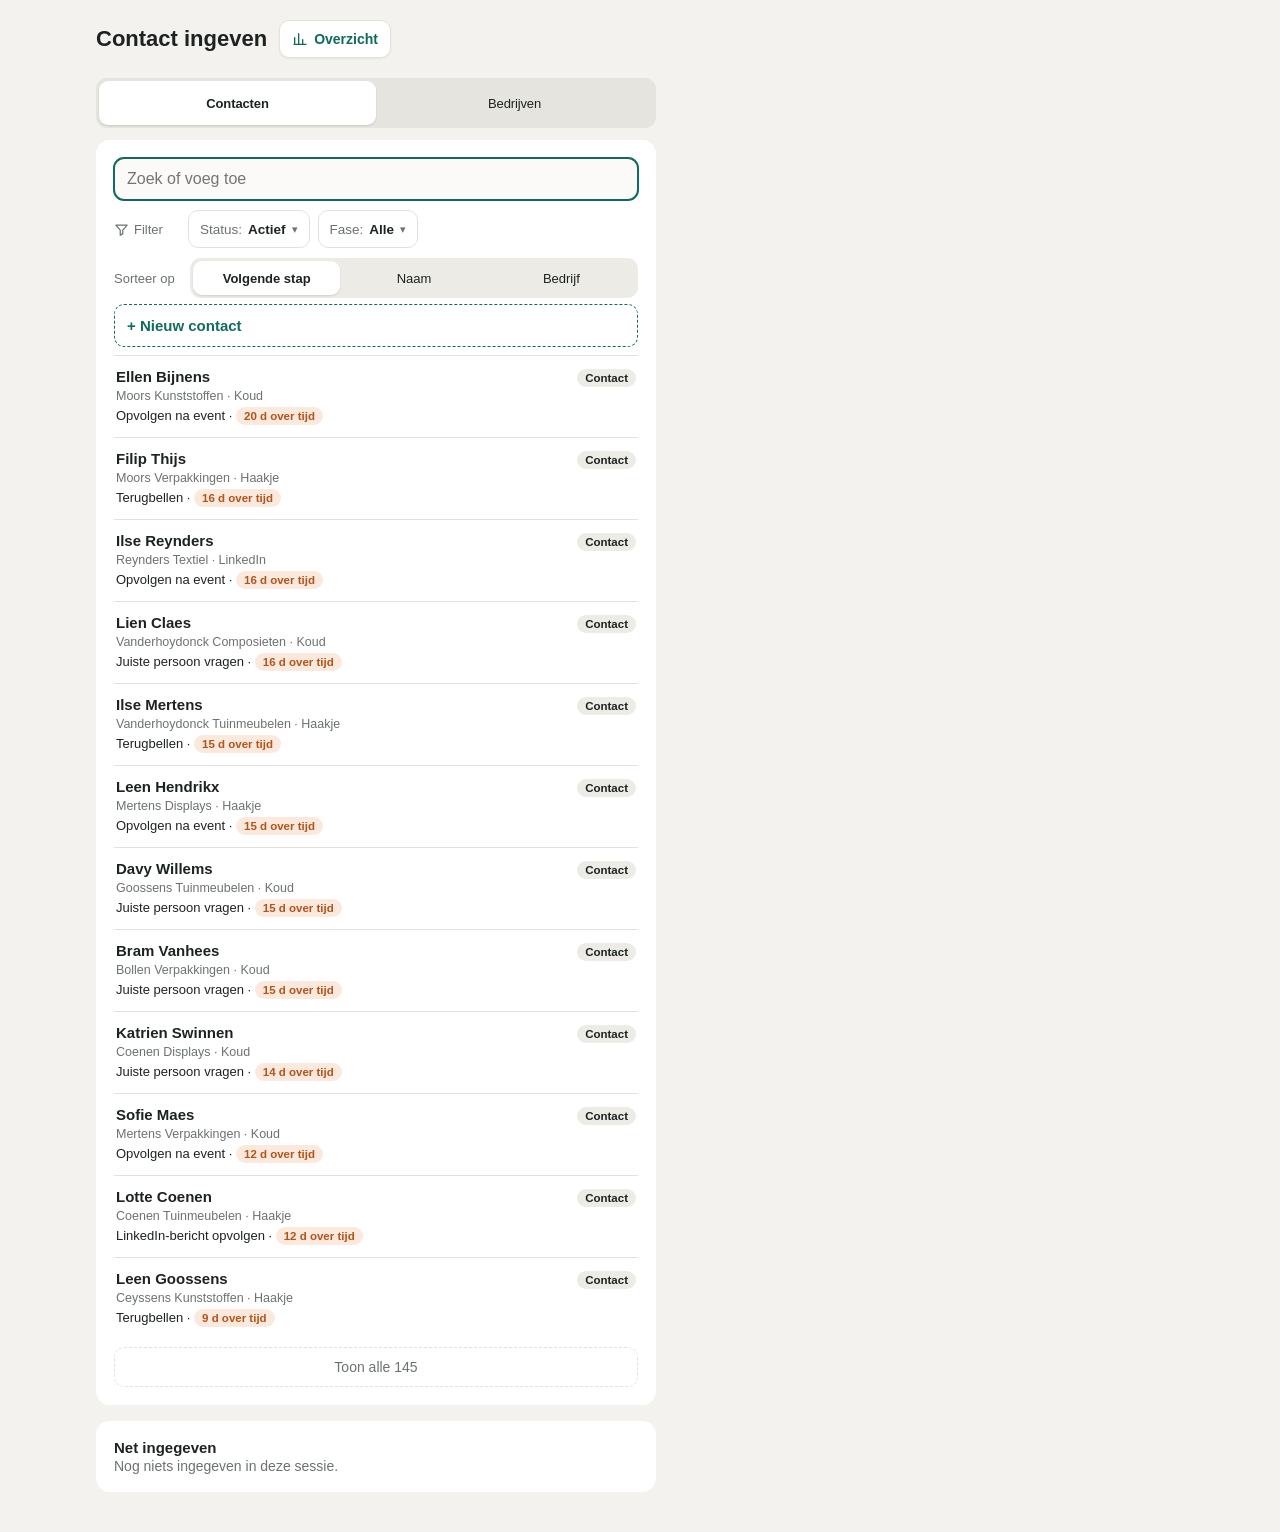
<file: docs/JAFT_userinteraction_mockup.html>
<!doctype html>
<html lang="nl">
<head>
<meta charset="utf-8">
<meta name="viewport" content="width=device-width, initial-scale=1">
<title>Contacten en resultaten</title>
<style>
:root{
  --bg:#f3f2ee; --card:#fff; --ink:#1d2321; --muted:#6b726f; --line:#e3e1db; --soft:#f7f6f2;
  --accent:#0f6b5c; --accent-soft:#dcefea; --warn:#b4531a; --warn-soft:#fbe9dd;
  --font:-apple-system,BlinkMacSystemFont,"Segoe UI",Roboto,"Helvetica Neue",Arial,sans-serif;
}
*{box-sizing:border-box}
body{margin:0;background:var(--bg);font-family:var(--font);color:var(--ink);-webkit-font-smoothing:antialiased}
.wrap{max-width:1120px;margin:0 auto;padding:20px 16px 40px}
header{display:flex;flex-wrap:wrap;align-items:center;justify-content:space-between;gap:12px;margin-bottom:20px}
h1{font-size:22px;margin:0}
.mock{font-size:12px;color:var(--muted);margin-top:2px}
.test{background:var(--card);border-left:4px solid var(--accent);border-radius:10px;padding:12px 14px;font-size:14.5px;margin:16px 0 22px;line-height:1.45}
.test b{display:block;font-size:11.5px;text-transform:uppercase;letter-spacing:.05em;color:var(--accent);margin-bottom:2px}
/* Titel links, knop naar de andere pagina rechts op dezelfde regel. */
header{flex-wrap:nowrap;justify-content:flex-start;gap:12px}
.naar{display:inline-flex;align-items:center;gap:6px;flex:none;border:1px solid var(--line);background:#fff;border-radius:10px;padding:0 12px;min-height:38px;font:inherit;font-size:14px;font-weight:600;color:var(--accent);cursor:pointer;box-shadow:0 1px 2px rgba(0,0,0,.06)}
.naar svg{width:16px;height:16px;stroke:currentColor;fill:none;stroke-width:2;stroke-linecap:round;stroke-linejoin:round}
.naar:active{background:var(--accent-soft)}
.hidden{display:none!important}
.invoer{max-width:560px}
label.f{display:block;font-size:12px;font-weight:600;color:var(--muted);text-transform:uppercase;letter-spacing:.04em;margin:18px 0 7px}
.card > label.f:first-child{margin-top:0}
label.f .opt{font-weight:400;text-transform:none;letter-spacing:0}
.invoer input[type=text],.invoer input[type=tel],.invoer input[type=email],.invoer input[type=number],.invoer input[type=date],.invoer textarea{width:100%;font:inherit;font-size:16px;padding:11px 12px;border:1px solid var(--line);border-radius:10px;background:#fbfaf8;color:var(--ink)}
.invoer textarea{min-height:84px;resize:none;overflow:hidden}
.invoer input:focus,.invoer textarea:focus{outline:2px solid var(--accent);outline-offset:-1px;background:#fff}
.seg{display:flex;background:#ecebe6;border-radius:11px;padding:3px}
.seg button{flex:1;border:0;background:transparent;font:inherit;font-size:14px;padding:10px 4px;border-radius:9px;color:var(--ink);cursor:pointer;min-height:44px}
.seg button[aria-pressed=true]{background:#fff;box-shadow:0 1px 2px rgba(0,0,0,.12);font-weight:600}
.chips{display:flex;flex-wrap:wrap;gap:8px}
#fVia{margin-top:8px}
.chip{border:1px solid var(--line);background:#fff;border-radius:999px;padding:8px 14px;font:inherit;font-size:14px;color:var(--ink);min-height:40px;cursor:pointer}
.chip[aria-pressed=true]{background:var(--accent);border-color:var(--accent);color:#fff}
.btn{display:block;width:100%;border:0;border-radius:12px;background:var(--accent);color:#fff;font:inherit;font-size:16px;font-weight:600;padding:15px;margin-top:22px;cursor:pointer;min-height:52px}
.btn:disabled{background:#b9c7c3;cursor:not-allowed}
.modus{margin-bottom:12px;background:#e6e4de}
.modus button{font-size:13px;padding:8px 2px;white-space:nowrap;letter-spacing:-.01em}
.combo{position:relative}
.combolist{position:absolute;left:0;right:0;top:calc(100% + 4px);z-index:15;background:#fff;border:1px solid var(--line);border-radius:10px;box-shadow:0 6px 18px rgba(0,0,0,.12);padding:4px;max-height:260px;overflow:auto}
.combolist button{display:flex;justify-content:space-between;gap:10px;width:100%;text-align:left;border:0;background:none;font:inherit;font-size:14px;padding:10px;border-radius:7px;cursor:pointer;color:var(--ink)}
.combolist button:hover,.combolist button:focus{background:var(--accent-soft)}
.combolist button small{color:var(--muted);font-size:12.5px;white-space:nowrap}
.combolist .nieuwb{color:var(--accent);font-weight:600}
.brij{display:flex;gap:8px}
.brij input{flex:1;min-width:0}
.bplus{flex:none;border:1px solid var(--accent);background:#fff;color:var(--accent);border-radius:10px;padding:0 12px;min-height:44px;font:inherit;font-size:14px;font-weight:600;cursor:pointer;white-space:nowrap}
.pform{border:1px solid var(--line);border-radius:12px;padding:12px;margin-top:10px;background:#fbfaf8}
.pweg{border-color:var(--line);color:var(--muted)}
.groep{font-size:12px;font-weight:700;letter-spacing:.06em;text-transform:uppercase;color:var(--muted);margin:16px 0 2px}
.plusc{display:block;width:100%;text-align:left;border:1px dashed var(--accent);border-radius:10px;background:none;font:inherit;font-size:15px;font-weight:600;color:var(--accent);padding:12px;margin-top:8px;cursor:pointer}
.plusrij{display:flex;gap:8px;margin:4px 0 8px}
.plusrij .plusc{flex:1;min-width:0;margin:0}
.plusrij .plusc small{overflow:hidden;text-overflow:ellipsis;white-space:nowrap}
.plusc small{display:block;font-weight:400;font-size:12.5px;color:var(--muted);margin-top:2px}
.blink{border:0;background:none;padding:0;font:inherit;color:var(--accent);font-weight:600;cursor:pointer;text-decoration:underline;text-underline-offset:2px}
.invoer input[type=search]{width:100%;font:inherit;font-size:16px;padding:11px 12px;border:1px solid var(--line);border-radius:10px;background:#fbfaf8;color:var(--ink)}
.oc{display:block;width:100%;text-align:left;border:0;border-top:1px solid var(--line);background:none;font:inherit;padding:12px 2px;cursor:pointer;color:var(--ink)}
.oc:first-child{border-top:0}
.oc .r1{display:flex;justify-content:space-between;gap:8px;align-items:baseline}
.oc b{font-size:15px}
.oc .co{display:block;font-size:12.5px;color:var(--muted);margin-top:2px;white-space:nowrap;overflow:hidden;text-overflow:ellipsis}
.oc .nx{display:block;font-size:13px;margin-top:4px}
.pill{display:inline-block;font-size:11.5px;font-weight:600;padding:3px 8px;border-radius:99px;background:#ecebe6;white-space:nowrap}
.pill.late{background:var(--warn-soft);color:var(--warn)}
.pill.st-gesprek{background:#c9e4da}.pill.st-offerte{background:#0f6b5c;color:#fff}
#lijst{margin-top:6px}
.sorteer{display:flex;align-items:center;gap:10px;margin-top:10px;font-size:13px;color:var(--muted)}
.sorteer>span{min-width:66px}
.filters{display:flex;flex-wrap:wrap;align-items:center;gap:8px;margin-top:10px}
.flabel{display:inline-flex;align-items:center;gap:5px;font-size:13px;color:var(--muted);min-width:66px}
@media(max-width:440px){.flabel{flex-basis:100%;min-width:0}.filters{row-gap:5px}}
.flabel .ic{width:15px;height:15px;stroke:currentColor;fill:none;stroke-width:2;stroke-linejoin:round}
.fdd{display:inline-flex;align-items:center;gap:6px;border:1px solid var(--line);background:#fff;border-radius:10px;padding:0 11px;font:inherit;font-size:13.5px;color:var(--ink);min-height:38px;cursor:pointer;white-space:nowrap}
.fdd .k{color:var(--muted)}
.fdd .pijl{font-size:11px;color:var(--muted)}
.fdd.aan{border-color:var(--accent);background:var(--accent-soft)}
.fdd.aan b{color:var(--accent)}
.fasekeuze{position:relative;flex:none}
.fasebtn{border:1px solid var(--line);background:#fff;border-radius:10px;font:inherit;font-size:13px;padding:0 10px;min-height:40px;cursor:pointer;color:var(--ink);white-space:nowrap}
.fasebtn.aan{background:var(--accent);border-color:var(--accent);color:#fff}
.fasemenu{position:absolute;left:0;top:calc(100% + 4px);z-index:15;background:#fff;border:1px solid var(--line);border-radius:10px;box-shadow:0 6px 18px rgba(0,0,0,.12);padding:4px;min-width:140px}
.fasemenu button{display:block;width:100%;text-align:left;border:0;background:none;font:inherit;font-size:14px;padding:9px 10px;border-radius:7px;cursor:pointer;color:var(--ink)}
.fasemenu button[aria-pressed=true]{background:var(--accent-soft);font-weight:600}
.pill.inactief{background:#e9e8e3;color:var(--muted)}
.oc.uit b{color:var(--muted)}
.statusrij{display:flex;align-items:center;justify-content:space-between;gap:10px}
.switch{display:inline-flex;align-items:center;gap:8px;font-size:13px;color:var(--muted);cursor:pointer;flex:none}
.switch input{position:absolute;opacity:0;width:1px;height:1px}
.switch .tr{width:40px;height:24px;border-radius:12px;background:#d6d4cd;position:relative;transition:background .15s}
.switch .tr::after{content:"";position:absolute;top:3px;left:3px;width:18px;height:18px;border-radius:50%;background:#fff;transition:left .15s;box-shadow:0 1px 2px rgba(0,0,0,.2)}
.switch input:checked + .tr{background:var(--accent)}
.switch input:checked + .tr::after{left:19px}
.switch input:focus-visible + .tr{outline:2px solid var(--accent);outline-offset:2px}
@media(max-width:440px){.sorteer{flex-direction:column;align-items:stretch;gap:5px}}
.seg.mini{flex:1}
.seg.mini button{min-height:34px;padding:6px 2px;font-size:13px;white-space:nowrap}
.meer{width:100%;border:1px dashed var(--line);background:none;border-radius:10px;padding:11px;font:inherit;font-size:14px;color:var(--muted);cursor:pointer;margin-top:8px}
.terug{border:0;background:none;font:inherit;font-size:14px;color:var(--accent);font-weight:600;padding:0;cursor:pointer;margin-bottom:12px}
#dKop .statusrij > b{display:block;font-size:18px}
#dKop .naamrij{display:flex;align-items:center;gap:6px;min-width:0}
#dKop .naamrij b{font-size:18px}
.potlood{flex:none;border:0;background:none;padding:6px;margin:-6px 0;cursor:pointer;color:var(--muted);border-radius:8px;display:inline-flex}
.potlood:hover{color:var(--accent);background:var(--accent-soft)}
.potlood svg{width:16px;height:16px;fill:none;stroke:currentColor;stroke-width:2;stroke-linecap:round;stroke-linejoin:round}
.naamedit{display:flex;gap:8px;align-items:center;margin-bottom:6px}
.naamedit input{flex:1;min-width:0;font-size:16px}
.naamedit .bplus{min-height:44px}
.gegevens{margin-top:6px;display:grid;gap:4px}
.grij{display:flex;align-items:center;gap:8px;font-size:14px;min-width:0}
.grij svg{flex:none;width:16px;height:16px;fill:none;stroke:var(--muted);stroke-width:1.8;stroke-linecap:round;stroke-linejoin:round}
.grij a{color:var(--ink);text-decoration:none;overflow:hidden;text-overflow:ellipsis;white-space:nowrap}
.grij i{color:var(--muted);font-style:normal}
.grij .blink{text-align:left}
.gedit input{width:100%}
#dKop > span{display:block;font-size:13px;color:var(--muted);margin-top:2px}
.tl{list-style:none;padding:0;margin:14px 0 4px;border-left:2px solid var(--line)}
.pick{position:absolute;width:1px;height:1px;opacity:0;border:0;padding:0;margin:0}
.datechip{position:relative;display:inline-flex;align-items:center;overflow:hidden}
.datechip.on{background:var(--accent);border-color:var(--accent);color:#fff}
.datechip .dateover{position:absolute;inset:0;width:100%;height:100%;opacity:0;cursor:pointer;border:0;padding:0;margin:0;font-size:16px;-webkit-appearance:none;appearance:none}
.datechip .dateover::-webkit-calendar-picker-indicator{position:absolute;inset:0;width:100%;height:100%;cursor:pointer}
.tl li{position:relative;padding:0 0 10px 14px;font-size:13.5px}
.tl .tlrow{display:block;width:100%;border:0;background:none;font:inherit;color:inherit;text-align:left;padding:0;cursor:default}
.tl .tlrow.kan{cursor:pointer}
.tl .tlrow .lab{color:var(--ink)}
.tl .tlrow .chev{display:inline-block;margin-left:6px;color:var(--accent);font-weight:700;transition:transform .15s}
.tl li.open .tlrow .chev{transform:rotate(90deg)}
.tl .tlmeer{display:none;margin:6px 0 2px;padding:6px 10px;background:var(--soft);border-radius:8px;font-size:13px;color:var(--muted)}
.tl li.open .tlmeer{display:block}
.tl .tlmeer div+div{margin-top:3px}
.tl .tlmeer b{font-weight:600;color:var(--ink);margin-right:4px}
.tl li.nx .tlmeer{background:#fff7ef}
.tl li::before{content:"";position:absolute;left:-6px;top:4px;width:10px;height:10px;border-radius:50%;background:var(--accent)}
.tl li.nt::before{background:#fff;border:2px solid var(--line);width:6px;height:6px}
.tl li.nx{padding-top:2px}
.tl li.nx::before{background:#e07b2a;box-shadow:0 0 0 4px #fbe2cc;top:9px}
.tl li.nx .nxk{display:block;background:#fdeee0;border-radius:9px;padding:8px 10px;margin-left:-2px}
.tl li.nx .nxk small{display:block;font-size:11px;font-weight:700;color:#b4531a;text-transform:uppercase;letter-spacing:.04em;margin:0 0 2px}
.tl li.nx b{font-weight:600}
.tl li.nx .pill{margin-left:6px;text-transform:none;letter-spacing:0}
.tl small{color:var(--muted);margin-right:6px}
.tl q{display:block;color:var(--muted);font-style:italic;margin-top:2px}
.leeg-l{font-size:14px;color:var(--muted);padding:10px 0}
.bestaand{font-size:13px;color:var(--accent);background:var(--accent-soft);border-radius:9px;padding:9px 11px;margin-top:8px}
.net-it{padding:10px 0;border-top:1px solid var(--line);font-size:14px}
.net-it:first-of-type{border-top:0}
.net-it b{font-weight:600}
.net-it span{display:block;font-size:12.5px;color:var(--muted);margin-top:2px}
.leeg-net{font-size:14px;color:var(--muted)}
.toast{position:fixed;left:50%;bottom:24px;transform:translateX(-50%);background:var(--ink);color:#fff;border-radius:12px;padding:12px 16px;font-size:14.5px;display:none;align-items:center;gap:16px;z-index:20;width:min(460px,calc(100% - 32px))}
.toast.on{display:flex}
.toast.win{background:var(--accent)}
.toast.goud{background:linear-gradient(135deg,#e2bc5c,#c4922e 45%,#a3741b)}
.toast button{margin-left:auto;background:none;border:0;color:#cfeee2;font:inherit;font-weight:600;cursor:pointer}
.toast.goud button{color:#fff3d1}
.weekpick{display:flex;align-items:center;gap:10px}
.weekpick button{width:34px;height:34px;border-radius:10px;border:1px solid var(--line);background:#fff;cursor:pointer;display:grid;place-items:center}
.weekpick button:disabled{opacity:.35;cursor:default}
.weekpick .wl{text-align:left;min-width:170px}
.weekpick b{display:block;font-size:15px}
.weekpick span{font-size:12.5px;color:var(--muted)}
.goal{display:flex;align-items:baseline;gap:10px;margin:26px 0 10px}
.goal h2{font-size:18px;margin:0}
.goal span{font-size:13px;color:var(--muted)}
.grid{display:grid;grid-template-columns:repeat(12,1fr);gap:16px}
.c4{grid-column:span 4}.c5{grid-column:span 5}.c6{grid-column:span 6}.c7{grid-column:span 7}.c8{grid-column:span 8}.c12{grid-column:span 12}
@media(max-width:860px){.c4,.c5,.c6,.c7,.c8{grid-column:span 12}}
.card{background:var(--card);border-radius:14px;padding:18px;overflow-x:auto}
@media(max-width:520px){.tbl{font-size:12.5px}.tbl td,.tbl th{padding:7px 3px}.tbl th{font-size:10.5px;letter-spacing:.02em}}
.card h3{font-size:15px;margin:0 0 2px}
.hint{font-size:12.5px;color:var(--muted);margin:2px 0 12px;line-height:1.4}
.sm{font-size:12.5px;color:var(--muted)}
.moved{display:grid;grid-template-columns:repeat(4,1fr);gap:10px}
@media(max-width:520px){.moved{grid-template-columns:repeat(2,1fr)}}
.mv{background:var(--soft);border-radius:12px;padding:12px;text-align:center}
.mv b{display:block;font-size:30px;font-variant-numeric:tabular-nums;letter-spacing:-.01em}
.mv b.zero{color:#b9bdb8}
.mv span{font-size:13px;color:var(--muted)}
.acts-row{display:flex;flex-wrap:wrap;gap:10px;margin-top:12px}
.act{display:flex;align-items:center;gap:10px;background:var(--soft);border-radius:10px;padding:10px 14px;font-size:14.5px}
.act.off{color:var(--muted)}
.wkhead{display:flex;align-items:center;justify-content:space-between;gap:12px;flex-wrap:wrap}
.wkhead h3{margin:0}
#flowWeek{margin-top:20px}
.pills{display:flex;gap:22px;font-size:14px;color:var(--muted)}
.pl{display:inline-flex;align-items:center;gap:5px}
.pl b{color:var(--ink)}
.pl b{font-variant-numeric:tabular-nums}
.pl .ok{color:var(--accent);font-weight:700}
.pl .no{color:var(--warn);font-weight:700}
.mhead{display:flex;align-items:center;justify-content:space-between}
.mhead h3{margin:0}
.mbtns{display:flex;gap:8px}
.cals{display:grid;grid-template-columns:repeat(3,1fr);gap:24px;margin-top:12px}
@media(max-width:860px){.cals{grid-template-columns:1fr}}
.cal h4{margin:0 0 6px;font-size:14px}
.wc{display:flex;width:100%;align-items:baseline;justify-content:space-between;gap:10px;border:0;font:inherit;text-align:left;padding:10px 12px;margin:0 0 6px;border-radius:9px;background:#ecebe6;color:var(--muted);cursor:pointer}
.wc b{font-size:14px;color:var(--ink)}
.wc span{font-size:12.5px;white-space:nowrap}
.wc.iets{background:#d7ece4;color:#4d6b61}
.wc.toekomst{background:#fff;box-shadow:inset 0 0 0 1.5px var(--line)}
.wc.beter{background:#2f8f74;color:#d9f1e8}
.wc.beter b{color:#fff}
.wc.sel{outline:2px solid var(--ink);outline-offset:1px}
.wc:disabled{cursor:default}
.mnav{width:34px;height:34px;border-radius:9px;border:1px solid var(--line);background:#fff;cursor:pointer;display:grid;place-items:center}
.mnav:disabled{opacity:.35;cursor:default}
.flow{display:grid;grid-template-columns:1.15fr 40px 1fr 56px 1fr 56px 1fr 56px 1fr;align-items:center;min-width:660px;margin-top:12px}
.ing{display:flex;flex-direction:column;gap:6px}
.ing .it{display:flex;justify-content:space-between;align-items:baseline;background:var(--soft);border-radius:9px;padding:7px 12px;font-size:13px;color:var(--muted)}
.ing .it b{font-size:17px;color:var(--ink);font-variant-numeric:tabular-nums}
.ing .it.zero b{color:#b9bdb8}
.flow .rl{font-weight:600;font-size:15px}
.flow .node{padding:12px 6px}
.flow .node b{font-size:28px}
.flow .node.zero b{color:#b9bdb8}
.flow .node b.ok{color:var(--accent)}
.flow .node b.no{color:#b9bdb8}
.up{display:inline-block;width:12px;text-align:center;font-size:11px;color:var(--accent)}
.up.off{visibility:hidden}
.flow .node span.up{display:block;width:auto;margin-top:3px;height:14px;line-height:14px;color:var(--accent)}
#flowWeek .node.lv3:not(.zero) span.up{color:#bff0dc}
#flowWeek .node.lv4:not(.zero) span.up{color:#fff3d1}
/* Kleur groeit met de keten: hoe verder, hoe sterker. Alleen als er iets in zit. */
#flowWeek .node.lv1:not(.zero){background:#e6f2ee}
#flowWeek .node.lv2:not(.zero){background:#c9e4da}
#flowWeek .node.lv3:not(.zero){background:#0f6b5c;color:#fff}
#flowWeek .node.lv3:not(.zero) span{color:#d5ebe4}
#flowWeek .node.lv3:not(.zero) .up{color:#bff0dc}
#flowWeek .node.lv4:not(.zero){background:linear-gradient(135deg,#e2bc5c 0%,#c4922e 45%,#a3741b 75%,#c99a3a 100%);color:#fffaf0;box-shadow:inset 0 1px 0 rgba(255,255,255,.35)}
#flowWeek .node.lv4:not(.zero) span{color:#fbedc8}

#flowWeek .ing .it:not(.zero){background:#e6f2ee}
.ing .it .up{margin-left:6px}

.pl .on{color:var(--accent)}

.flow .pa{display:flex;flex-direction:column;align-items:center;color:#9aa19e}
.flow .pa b{font-size:14px;color:var(--ink);font-variant-numeric:tabular-nums}
.moved.m3{grid-template-columns:repeat(3,1fr);margin-top:12px}
.chain{margin-top:12px}
.tbl th.grp{text-align:center;font-size:11px;color:var(--ink);border-bottom:2px solid var(--line);padding-bottom:6px}
.tbl th.sep,.tbl td.sep{border-left:2px solid var(--line)}
.mvnote{font-size:13.5px;margin-top:12px}
.cum{display:grid;grid-template-columns:repeat(4,1fr);gap:14px}
@media(max-width:520px){.cum{grid-template-columns:repeat(2,1fr)}}
.cu .t{font-size:13px;color:var(--muted)}
.cu .n{font-size:24px;font-weight:700;font-variant-numeric:tabular-nums}
.cu svg{display:block;margin-top:6px}
.lead{display:grid;grid-template-columns:96px 1fr 84px;gap:10px;align-items:center;font-size:14px;margin:10px 0}
.lead .v{text-align:right;font-variant-numeric:tabular-nums;color:var(--muted)}
.bar{height:8px;background:#ecebe6;border-radius:99px;overflow:hidden;flex:1}
.bar>i{display:block;height:100%;background:var(--accent);border-radius:99px}
.tbl{width:100%;border-collapse:collapse;font-size:13.5px}
.tbl td,.tbl th{padding:8px 6px;text-align:left;border-top:1px solid var(--line);vertical-align:middle}
.tbl th{font-size:11.5px;color:var(--muted);font-weight:600;text-transform:uppercase;letter-spacing:.04em;border-top:0}
.tbl td.n,.tbl th.n{text-align:right;font-variant-numeric:tabular-nums}
.tbl td.c,.tbl th.c{text-align:center}
.tbl tr.sel td{background:var(--accent-soft)}
.tbl tr.sel td:first-child{border-radius:8px 0 0 8px}.tbl tr.sel td:last-child{border-radius:0 8px 8px 0}
.chk{display:inline-grid;place-items:center;width:20px;height:20px;border-radius:5px;background:#ecebe6;color:#fff;font-size:12px}
.chk.on{background:var(--accent)}
.pair{display:flex;flex-direction:column;gap:3px;min-width:80px}
.pair .bar{width:100%;flex:none}
.pair .bar{height:6px}
.legend{display:flex;gap:14px;font-size:12px;color:var(--muted);margin-top:8px;flex-wrap:wrap}
.legend i{display:inline-block;width:14px;height:6px;border-radius:3px;vertical-align:middle;margin-right:4px}
.chain{display:flex;align-items:center;gap:0}
.node{flex:1;background:var(--soft);border-radius:12px;padding:14px 8px;text-align:center;min-width:0}
.node b{display:block;font-size:28px;font-variant-numeric:tabular-nums}
.node span{font-size:13px;color:var(--muted)}
.arr{width:34px;flex:none;display:grid;place-items:center;color:#b9bdb8}
@media(max-width:520px){.chain{flex-direction:column;align-items:stretch}.arr{height:26px;width:100%;transform:none}.arr svg{transform:rotate(90deg)}}
.later{font-size:12.5px;color:var(--muted);background:var(--soft);border-radius:8px;padding:8px 10px;margin-top:12px}
.over{display:flex;align-items:baseline;gap:14px}
.over b{font-size:44px;font-variant-numeric:tabular-nums;line-height:1}
.over.has b{color:var(--warn)}
.ic{width:20px;height:20px;stroke:currentColor;fill:none;stroke-width:2;stroke-linecap:round;stroke-linejoin:round}
svg text{font-family:var(--font)}
</style>
</head>
<body>
<svg width="0" height="0" style="position:absolute" aria-hidden="true">
  <symbol id="i-left" viewBox="0 0 24 24"><path d="M15 18l-6-6 6-6"/></symbol>
  <symbol id="i-right" viewBox="0 0 24 24"><path d="M9 18l6-6-6-6"/></symbol>
  <symbol id="i-arrow" viewBox="0 0 24 24"><path d="M4 12h15M14 6l6 6-6 6"/></symbol>
</svg>
<div class="wrap">
  <header>
    <h1 id="titel">Contact ingeven</h1>
    <button type="button" class="naar" id="naar"></button>
  </header>

  <!-- ========== INGEVEN ========== -->
  <div id="v-in" class="invoer">
    <div class="seg modus" id="modus">
      <button type="button" data-k="verder" aria-pressed="true">Contacten</button>
      <button type="button" data-k="bedrijven" aria-pressed="false">Bedrijven</button>
    </div>

    <!-- Nieuw contact -->
    <section class="card hidden" id="m-nieuw">
      <button type="button" class="terug" id="nTerug">‹ Terug</button>
      <h3>Nieuw contact</h3>
      <label class="f" for="fBedrijf">Wie</label>
      <div class="combo">
        <input type="text" id="fBedrijf" placeholder="Bedrijf (optioneel, kies of typ een nieuw)" autocomplete="off">
        <div class="combolist hidden" id="bSugg"></div>
      </div>
      <div class="combo">
        <input type="text" id="fNaam" placeholder="Naam" autocomplete="off" style="margin-top:8px">
        <div class="combolist hidden" id="pSugg"></div>
      </div>
      <div class="bestaand hidden" id="bestaand"></div>

      <label class="f">Contactgegevens <span class="opt">(optioneel)</span></label>
      <input type="tel" id="fTel" placeholder="Telefoon" autocomplete="off" inputmode="tel">
      <input type="email" id="fMail" placeholder="E-mail" autocomplete="off" inputmode="email" style="margin-top:8px">

      <label class="f">Ingang</label>
      <div class="seg" id="fIngang"></div>
      <div class="hidden" id="haakjeWrap">
        <div class="chips" id="fVia"></div>
        <input type="text" id="fHaakje" placeholder="Wat is het haakje?" autocomplete="off" style="margin-top:8px">
      </div>

      <label class="f">Wanneer</label>
      <div class="chips" data-wanneer="n"></div>
      <input type="date" class="pick" data-datum="n" tabindex="-1" aria-hidden="true">

      <label class="f" for="fVolg">Volgende stap <span class="opt">(optioneel)</span></label>
      <input type="text" id="fVolg" placeholder="bv. terugbellen, offerte sturen" autocomplete="off">
      <div class="chips" data-volg="n" style="margin-top:8px"></div>
      <input type="date" class="pick" data-volgdatum="n" tabindex="-1" aria-hidden="true">

      <label class="f" for="fNotitie">Notitie <span class="opt">(optioneel)</span></label>
      <textarea id="fNotitie" placeholder="Waar zat hij mee, in zijn woorden"></textarea>

      <button class="btn" id="bewaarNieuw" disabled>Bewaar contact</button>
    </section>

    <!-- Bestaand contact -->
    <section class="card" id="m-verder">
      <div id="kiesWrap">
        <input type="search" id="zoek" placeholder="Zoek of voeg toe" autocomplete="off">
        <div class="filters">
          <span class="flabel"><svg class="ic" viewBox="0 0 24 24" aria-hidden="true"><path d="M3 5h18l-7 8v6l-4 2v-8z"/></svg>Filter</span>
          <div class="fasekeuze" data-dd="status"><button type="button" class="fdd"></button><div class="fasemenu hidden"></div></div>
          <div class="fasekeuze" data-dd="fase"><button type="button" class="fdd"></button><div class="fasemenu hidden"></div></div>
        </div>
        <div class="sorteer"><span>Sorteer op</span><div class="seg mini" id="sorteer"></div></div>
        <div id="lijst"></div>
      </div>
      <div id="detail" class="hidden">
        <button type="button" class="terug" id="terug">‹ Ander contact</button>
        <div id="dKop"></div>
        <ul class="tl" id="dGesch"></ul>

        <label class="f" for="uActie">Actie gedaan <span class="opt">(optioneel)</span></label>
        <input type="text" id="uActie" placeholder="bv. gebeld, geen antwoord" autocomplete="off">

        <label class="f">Wanneer</label>
        <div class="chips" data-wanneer="u"></div>
        <input type="date" class="pick" data-datum="u" tabindex="-1" aria-hidden="true">

        <label class="f">Nieuwe fase</label>
        <div class="seg" id="uStand"></div>

        <div id="uBedragWrap" class="hidden">
          <label class="f" for="uBedrag">Bedrag <span class="opt">(optioneel)</span></label>
          <input type="number" id="uBedrag" inputmode="numeric" placeholder="bv. 9500">
        </div>

        <div id="uVolgWrap">
          <label class="f" for="uVolg">Volgende stap <span class="opt">(optioneel)</span></label>
          <input type="text" id="uVolg" placeholder="bv. offerte sturen" autocomplete="off">
          <div class="chips" data-volg="u" style="margin-top:8px"></div>
          <input type="date" class="pick" data-volgdatum="u" tabindex="-1" aria-hidden="true">
        </div>

        <label class="f" for="uNotitie">Notitie <span class="opt">(optioneel)</span></label>
        <textarea id="uNotitie" placeholder="Wat werd er gezegd, in hun woorden"></textarea>

        <button class="btn" id="bewaarVerder">Bewaar</button>
      </div>
    </section>

    <!-- Bedrijven -->
    <section class="card hidden" id="m-bedrijven">
      <div id="bKies">
        <div class="brij">
          <input type="search" id="bZoek" placeholder="Zoek bedrijf" autocomplete="off">
          <button type="button" class="bplus" id="bNieuw">+ Nieuw bedrijf</button>
        </div>
        <div id="bLijst"></div>
      </div>
      <div id="bDetail" class="hidden">
        <button type="button" class="terug" id="bTerug">‹ Ander bedrijf</button>
        <label class="f" for="bNaam">Bedrijf</label>
        <input type="text" id="bNaam" placeholder="Naam van het bedrijf" autocomplete="off">
        <div class="bestaand hidden" id="bDubbel"></div>

        <label class="f">Algemene gegevens <span class="opt">(optioneel)</span></label>
        <input type="tel" id="bTel" placeholder="Telefoon" autocomplete="off" inputmode="tel">
        <input type="email" id="bMail" placeholder="E-mail" autocomplete="off" inputmode="email" style="margin-top:8px">
        <input type="text" id="bWeb" placeholder="Website" autocomplete="off" inputmode="url" style="margin-top:8px">

        <label class="f" for="bNotitie">Notitie <span class="opt">(optioneel)</span></label>
        <textarea id="bNotitie" placeholder="Waarom dit bedrijf, wat weten we al"></textarea>

        <button class="btn" id="bBewaar">Bewaar bedrijf</button>

        <div id="bContWrap">
          <h3 style="margin-top:24px">Contactpersonen</h3>
          <div id="bContacten"></div>
          <div class="pform hidden" id="pForm">
            <input type="text" id="pNaam" placeholder="Naam" autocomplete="off">
            <input type="tel" id="pTel" placeholder="Telefoon (optioneel)" autocomplete="off" inputmode="tel" style="margin-top:8px">
            <input type="email" id="pMail" placeholder="E-mail (optioneel)" autocomplete="off" inputmode="email" style="margin-top:8px">
            <div class="brij" style="margin-top:10px">
              <button type="button" class="bplus" id="pBewaar" style="flex:1">Bewaar contactpersoon</button>
              <button type="button" class="bplus pweg" id="pAnnuleer">Annuleer</button>
            </div>
            <button type="button" class="blink hidden" id="pNaarNieuw" style="margin-top:12px">Eerste contact met deze persoon ingeven ›</button>
          </div>
          <div class="brij" id="bKnoppen" style="margin-top:10px;flex-wrap:wrap">
            <button type="button" class="bplus" id="pNieuw" style="flex:1 1 auto">+ Contactpersoon</button>
            <button type="button" class="bplus" id="bContNieuw" style="flex:1 1 auto">+ Contact bij dit bedrijf</button>
          </div>
        </div>
      </div>
    </section>

    <section class="card" style="margin-top:16px">
      <h3>Net ingegeven</h3>
      <div id="net"></div>
    </section>
  </div>

  <!-- ========== RESULTATEN ========== -->
  <div id="v-res" class="hidden">


  <!-- ========== DOEL 1 ========== -->
  <section class="card">
    <div class="wkhead">
      <div class="weekpick">
        <button id="wPrev" aria-label="Vorige week"><svg class="ic"><use href="#i-left"/></svg></button>
        <div class="wl"><b id="wLabel"></b><span id="wRange"></span></div>
        <button id="wNext" aria-label="Volgende week"><svg class="ic"><use href="#i-right"/></svg></button>
      </div>
      <div class="pills" id="actsWeek"></div>
    </div>
    <div class="flow" id="flowWeek"></div>
  </section>
  <section class="card" style="margin-top:16px">
    <div class="mhead">
      <h3>Voorbije weken</h3>
      <div class="mbtns">
        <button class="mnav" id="mPrev" aria-label="Vorige maand"><svg class="ic"><use href="#i-left"/></svg></button>
        <button class="mnav" id="mNext" aria-label="Volgende maand"><svg class="ic"><use href="#i-right"/></svg></button>
      </div>
    </div>
    <div class="cals" id="maanden"></div>
  </section>
  <section class="card" style="margin-top:16px">
    <h3>In totaal</h3>
    <div class="flow" id="flowTot"></div>
  </section>
  </div>
<div class="toast" id="toast"><span id="toastT"></span><button id="toastU">Ongedaan</button></div>

</div>

<script>
const MOCK_TODAY = 23; // wo 11 nov 2026
const WEEK_SHIFT_DAGEN = 4; // week loopt van donderdag tot en met woensdag: woensdag eindigt met het overleg en de planning
// ============================================================
// MOCKDATA 90-dagenplan Orville
// Datums zijn dagnummers vanaf ma 19 okt 2026 (dag 0 = week 1).
// Mock "vandaag" = wo 25 nov 2026 (dag 37, week 6).
// Structuur = voorstel datamodel: contact + lijst gebeurtenissen.
// ============================================================
const TODAY = typeof MOCK_TODAY !== 'undefined' ? MOCK_TODAY : 37;
const END_DAY = 104; // zo 31 jan 2027: 90 dagen + 2 weken kerstverlof
const DOEL = { opdrachten: 3, omzet: 30000 };
const AANNAME = { contactGesprek: 0.05, gesprekOpdracht: 0.05 };
const PLAN = { contactenPerWeek: 100, eventsPerWeek: 2, postsPerWeek: 1 };

const BRONNEN = [
  { k: 'verbinder', l: 'Verbinder' },
  { k: 'lijst', l: 'Deelnemerslijst' },
  { k: 'event', l: 'Netwerkevent' },
  { k: 'linkedin', l: 'LinkedIn' },
  { k: 'pxl', l: 'PXL' },
  { k: 'zelf', l: 'Zelf gezocht' }
];
const BRON_L = Object.fromEntries(BRONNEN.map(b => [b.k, b.l]));
const VERBINDERS = ['POM', 'VLAIO', 'UCLL', 'Stebo', 'Biomaterialis'];
const STANDEN = ['contact', 'gesprek', 'offerte', 'opdracht'];
const STAND_L = { contact: 'Contact', gesprek: 'Gesprek', offerte: 'Offerte', opdracht: 'Opdracht', nee: 'Nee' };
const ONS = ['An', 'Vincent', 'Samen'];

const THEMAS = ['Prototype vóór investering', 'Geen interne capaciteit', 'Maakbaarheid', 'Circulair herontwerp', 'Restmateriaal', 'Subsidie of traject'];
const THEMA_FACTOR = { 'Prototype vóór investering': 1.6, 'Geen interne capaciteit': 1.4, 'Maakbaarheid': 1.1, 'Circulair herontwerp': 0.8, 'Restmateriaal': 0.7, 'Subsidie of traject': 0.35 };
const ALTS = ['Zelf intern', 'Groot bureau', 'Niets doen', 'Student of school', 'Freelancer', 'Leverancier ontwerpt'];

const QUOTES = {
  'Prototype vóór investering': [
    'We willen eerst iets kunnen vastnemen voor we 40 000 euro in een matrijs steken.',
    'Een groot bureau vroeg 60 000 voor een haalbaarheidsstudie. Dat is te zwaar voor iets dat we eerst willen testen.',
    'De klant wil een staal zien voor hij tekent, en dat hebben we niet.',
    'We hebben al drie keer een idee laten liggen omdat niemand wist of het zou werken.'
  ],
  'Geen interne capaciteit': [
    'Onze twee ingenieurs zitten vol met orders, aan herontwerp komen we niet toe.',
    'Het idee komt van een klant, maar intern heeft niemand tijd om het uit te werken.',
    'We zoeken iemand die zowel het ontwerp als de techniek snapt, niet twee aparte partijen.'
  ],
  'Maakbaarheid': [
    'De vorige designer maakte mooie tekeningen, maar onze productie kon het niet maken.',
    'Ons product is in tien jaar gegroeid met lapwerk. Elke nieuwe versie kost meer onderdelen.',
    'We krijgen het niet gemonteerd zonder dat er iemand een halve dag aan zit.'
  ],
  'Circulair herontwerp': [
    'Klanten vragen wat er op het einde met ons product gebeurt en daar hebben we geen antwoord op.',
    'We willen modulair, maar weten niet of onze klanten daar iets voor over hebben.',
    'Onze grootste klant gaat vanaf 2028 hersteltermijnen eisen.'
  ],
  'Restmateriaal': [
    'Ons restmateriaal belandt in de container en dat kost ons elk jaar meer.',
    'We hebben ton per maand snijafval en geen idee wat we ermee kunnen.'
  ],
  'Subsidie of traject': [
    'We willen een subsidie aanvragen maar weten niet wat we precies moeten indienen.',
    'Het Charter vraagt een concreet project en we hebben er nog geen.',
    'Als er een traject met steun is, doen we mee. Anders wachten we nog een jaar.'
  ]
};

const VOORNAMEN = ['Lotte', 'Bram', 'Sofie', 'Jeroen', 'Els', 'Pieter', 'Katrien', 'Tom', 'Nele', 'Wim', 'Hanne', 'Koen', 'Ine', 'Dries', 'Liesbeth', 'Stijn', 'Joke', 'Raf', 'Ellen', 'Bart', 'Marijke', 'Gert', 'Sarah', 'Jonas', 'Eva', 'Kristof', 'Leen', 'Maarten', 'Annelore', 'Filip', 'Griet', 'Sander', 'Ilse', 'Ruben', 'Veerle', 'Thomas', 'Lien', 'Davy', 'Charlotte', 'Yves'];
const ACHTERNAMEN = ['Daems', 'Claes', 'Wouters', 'Jacobs', 'Mertens', 'Willems', 'Goossens', 'Peeters', 'Maes', 'Vos', 'Hermans', 'Lenaerts', 'Vanhees', 'Bollen', 'Smeets', 'Reynders', 'Vranken', 'Thijs', 'Gielen', 'Schepers', 'Nijs', 'Bijnens', 'Moors', 'Ceyssens', 'Jans', 'Swinnen', 'Hendrikx', 'Coenen', 'Vanderhoydonck', 'Bervoets'];
const BEDRIJFTYPES = ['Metaalwerken', 'Kunststoffen', 'Meubelmakerij', 'Verpakkingen', 'Machinebouw', 'Textiel', 'Verlichting', 'Tuinmeubelen', 'Composieten', 'Speeltoestellen', 'Interieurbouw', 'Sanitair', 'Fietsonderdelen', 'Agrotechniek', 'Displays'];
const LANGE_NAMEN = ['Ateliers et Constructions Métalliques Vandersmissen-Dewulf NV', 'Limburgse Coöperatieve Vereniging voor Duurzame Landbouwmechanisatie'];

function mulberry32(a) { return function () { a |= 0; a = a + 0x6D2B79F5 | 0; let t = Math.imul(a ^ a >>> 15, 1 | a); t = t + Math.imul(t ^ t >>> 7, 61 | t) ^ t; return ((t ^ t >>> 14) >>> 0) / 4294967296; }; }
const R = mulberry32(77);
const pick = a => a[Math.floor(R() * a.length)];
const ri = (a, b) => a + Math.floor(R() * (b - a + 1));
function wpick(map) { const e = Object.entries(map); const tot = e.reduce((s, x) => s + x[1], 0); let r = R() * tot; for (const [k, w] of e) { if ((r -= w) < 0) return k; } return e[0][0]; }

const MAANDEN = ['jan', 'feb', 'mrt', 'apr', 'mei', 'jun', 'jul', 'aug', 'sep', 'okt', 'nov', 'dec'];
const DAGEN = ['ma', 'di', 'wo', 'do', 'vr', 'za', 'zo'];
function dateOf(i) { return new Date(2026, 9, 19 + i); }
function fmtD(i) { const d = dateOf(i); return d.getDate() + ' ' + MAANDEN[d.getMonth()]; }
function fmtDL(i) { return DAGEN[((i % 7) + 7) % 7] + ' ' + fmtD(i); }
// Weekgrens: standaard maandag. Een dashboard kan WEEK_SHIFT_DAGEN zetten (4 = week loopt van donderdag tot woensdag).
const WEEK_SHIFT = typeof WEEK_SHIFT_DAGEN !== 'undefined' ? WEEK_SHIFT_DAGEN : 0;
function weekOf(i) { return Math.floor((i + WEEK_SHIFT) / 7) + 1; }
function weekStart(w) { return (w - 1) * 7 - WEEK_SHIFT; }
function weekPos(d) { return (((d + WEEK_SHIFT) % 7) + 7) % 7; }
function euro(n) { return '€ ' + Math.round(n).toLocaleString('nl-BE'); }
function pct(x, d = 0) { return (x * 100).toFixed(d).replace('.', ',') + '%'; }

const WEEKCOUNTS = [38, 52, 71, 24, 83, 41];
const CONV = { verbinder: 0.30, lijst: 0.11, event: 0.14, linkedin: 0.035, pxl: 0.06, zelf: 0.02 };
const BRONMIX = { zelf: 38, linkedin: 20, lijst: 16, event: 12, verbinder: 9, pxl: 5 };
const ALTMIX = { 'Zelf intern': 30, 'Groot bureau': 22, 'Niets doen': 18, 'Student of school': 12, 'Freelancer': 10, 'Leverancier ontwerpt': 8 };

const usedNames = new Set();
function newPerson() {
  let n;
  do { n = pick(VOORNAMEN) + ' ' + pick(ACHTERNAMEN); } while (usedNames.has(n));
  usedNames.add(n);
  const r = R();
  let bedrijf = r < 0.012 ? pick(LANGE_NAMEN) : r < 0.06 ? '' : pick(ACHTERNAMEN) + ' ' + pick(BEDRIJFTYPES);
  return { naam: n, bedrijf };
}

const CONTACTS = [];
let _id = 1;
for (let w = 0; w < WEEKCOUNTS.length && w * 7 <= TODAY; w++) {
  const maxDay = Math.min(4, TODAY - w * 7);
  for (let k = 0; k < WEEKCOUNTS[w]; k++) {
    const day = w * 7 + ri(0, maxDay);
    const p = newPerson();
    const bron = wpick(BRONMIX);
    const c = {
      id: _id++, naam: p.naam, bedrijf: p.bedrijf, bron,
      via: bron === 'verbinder' ? pick(VERBINDERS) : bron === 'lijst' ? 'Swipe Right for Ecodesign' : null,
      ons: wpick({ An: 45, Vincent: 40, Samen: 15 }),
      events: [{ d: day, s: 'contact' }],
      volgende: null, bedrag: null,
      probleem: null, thema: null, alternatief: null,
      signalen: { snel: false, geenKorting: false, doorverwijst: false }
    };
    let t = day, cur = 'contact';
    if (R() < CONV[bron]) {
      const g = t + ri(2, 9);
      c.thema = pick(THEMAS);
      if (g <= TODAY) { c.events.push({ d: g, s: 'gesprek' }); cur = 'gesprek'; t = g; }
      else c.volgende = { tekst: 'Eerste gesprek bij klant', d: g };
    }
    if (cur === 'contact' && !c.volgende) {
      const r = R();
      if (r < 0.22) { const n = t + ri(1, 6); if (n <= TODAY) { c.events.push({ d: n, s: 'nee' }); cur = 'nee'; } }
      else if (r < 0.55) c.volgende = { tekst: pick(['Terugbellen', 'Mail met cases sturen', 'Opvolgen na event', 'LinkedIn-bericht opvolgen', 'Juiste persoon vragen']), d: t + ri(3, 10) };
    }
    if (cur === 'gesprek') {
      const f = THEMA_FACTOR[c.thema];
      const r = R();
      if (r < 0.42 * f) {
        const o = t + ri(5, 13);
        c.bedrag = Math.round(ri(5000, 18000) / 500) * 500;
        if (o <= TODAY) { c.events.push({ d: o, s: 'offerte' }); cur = 'offerte'; t = o; }
        else c.volgende = { tekst: 'Offerte uitwerken en afstemmen', d: o };
      } else if (r < 0.42 * f + 0.25) {
        const n = t + ri(3, 10); if (n <= TODAY) { c.events.push({ d: n, s: 'nee' }); cur = 'nee'; }
        else c.volgende = { tekst: 'Tweede gesprek bij klant', d: n };
      } else c.volgende = { tekst: pick(['Tweede gesprek bij klant', 'Intern afstemmen met Vincent', 'Vragen beantwoorden per mail']), d: t + ri(4, 12) };
    }
    if (cur === 'offerte') {
      const r = R();
      if (r < 0.45) { const o = t + ri(4, 10); if (o <= TODAY) { c.events.push({ d: o, s: 'opdracht' }); cur = 'opdracht'; } else c.volgende = { tekst: 'Offerte opvolgen', d: o }; }
      else if (r < 0.62) { const n = t + ri(5, 12); if (n <= TODAY) { c.events.push({ d: n, s: 'nee' }); cur = 'nee'; } else c.volgende = { tekst: 'Offerte opvolgen', d: n }; }
      else c.volgende = { tekst: 'Offerte opvolgen', d: t + ri(5, 9) };
    }
    if (c.thema) {
      if (c.events.some(e => e.s === 'gesprek')) {
        c.probleem = pick(QUOTES[c.thema]);
        c.alternatief = R() < 0.82 ? wpick(ALTMIX) : null;
        const ver = c.events.some(e => e.s === 'offerte');
        const warm = ['verbinder', 'event', 'lijst'].includes(bron) ? 0.2 : 0;
        c.signalen = { snel: R() < (ver ? 0.7 : 0.25) + warm, geenKorting: R() < (ver ? 0.6 : 0.3) + warm, doorverwijst: R() < (ver ? 0.45 : 0.12) + warm };
      }
    }
    CONTACTS.push(c);
  }
}
// Geen gebeurtenissen in het weekend: naar vrijdag ervoor; volgende stappen naar maandag erna
CONTACTS.forEach(c => {
  c.events.forEach(e => { const r = e.d % 7; if (r > 4) e.d -= r - 4; });
  if (c.volgende) { const r = c.volgende.d % 7; if (r > 4) c.volgende.d += 7 - r; }
});
CONTACTS.sort((a, b) => a.events[0].d - b.events[0].d || a.id - b.id);

// Acties buiten contacten: netwerkevents en LinkedIn-posts per week
const ACTIES = [
  { week: 1, events: { An: true, Vincent: true }, post: false },
  { week: 2, events: { An: true, Vincent: false }, post: true },
  { week: 3, events: { An: true, Vincent: true }, post: true },
  { week: 4, events: { An: false, Vincent: false }, post: false },
  { week: 5, events: { An: true, Vincent: true }, post: true },
  { week: 6, events: { An: true, Vincent: false }, post: false }
];

// ---------- afgeleide functies (alles herberekend uit de gebeurtenissen) ----------
function stand(c) { return c.events[c.events.length - 1].s; }
function reached(c, s) { return c.events.some(e => e.s === s); }
function eventDay(c, s) { const e = c.events.find(e => e.s === s); return e ? e.d : null; }
function isOverdue(c) { return c.volgende && c.volgende.d < TODAY && stand(c) !== 'nee' && stand(c) !== 'opdracht'; }
function dagenOver(c) { return TODAY - c.volgende.d; }

// ============================================================
// BEREKENINGEN (gedeeld door de drie dashboards)
// Alles wordt herberekend uit CONTACTS[].events, er zijn geen tellers.
// ============================================================
const $ = id => document.getElementById(id);
const esc = s => String(s ?? '').replace(/[&<>"]/g, c => ({ '&': '&amp;', '<': '&lt;', '>': '&gt;', '"': '&quot;' }[c]));
const WERKWEKEN = 13; // 90 dagen, verlof niet meegeteld
const NODIG_GESPREKKEN_PW = (DOEL.opdrachten / AANNAME.gesprekOpdracht) / WERKWEKEN;
const HUIDIGE_WEEK = weekOf(TODAY);
const RESTWEKEN = (END_DAY - TODAY) / 7 - 2; // min 2 weken kerstverlof

function inWeek(d, w) { return d >= weekStart(w) && d <= weekStart(w) + 6; }
function contactenWeek(w) { return CONTACTS.filter(c => inWeek(c.events[0].d, w)).length; }
function gesprekkenWeek(w) { return CONTACTS.filter(c => c.events.some(e => e.s === 'gesprek' && inWeek(e.d, w))).length; }
function acties(w) { return ACTIES.find(a => a.week === w) || { events: { An: false, Vincent: false }, post: false }; }
function doelContacten(w) { return w === HUIDIGE_WEEK ? Math.round(PLAN.contactenPerWeek * (TODAY % 7 + 1) / 5) : PLAN.contactenPerWeek; }
function score(w) {
  const a = acties(w);
  const c = Math.min(contactenWeek(w) / doelContacten(w), 1);
  const e = (a.events.An + a.events.Vincent) / PLAN.eventsPerWeek;
  const p = a.post ? 1 : 0;
  return { u: (c + e + p) / 3, c, e, p, a };
}
function resultaat(w) { return gesprekkenWeek(w) / NODIG_GESPREKKEN_PW; }
function telStand(s) { return CONTACTS.filter(c => reached(c, s)).length; }
function omzet() { return CONTACTS.filter(c => reached(c, 'opdracht')).reduce((s, c) => s + (c.bedrag || 0), 0); }
// Doorstroom op "rijpe" contacten: alleen wie lang genoeg in de vorige stap zit
function rate(from, to, minAge) {
  const pool = CONTACTS.filter(c => { const d = eventDay(c, from); return d !== null && d <= TODAY - minAge; });
  const hit = pool.filter(c => reached(c, to)).length;
  return { r: pool.length ? hit / pool.length : 0, n: pool.length, hit };
}
function median(a) { if (!a.length) return null; const s = a.slice().sort((x, y) => x - y), m = s.length >> 1; return s.length % 2 ? s[m] : (s[m - 1] + s[m]) / 2; }
function doorloop(a, b) { return CONTACTS.filter(c => reached(c, a) && reached(c, b)).map(c => eventDay(c, b) - eventDay(c, a)); }
function nl(x, d = 1) { return x.toFixed(d).replace('.', ','); }


// ============================================================
// DASHBOARD FASE 1 (voorstel Noor en Chloé samen)
// Doel 1: het gevoel geven dat we vooruitkomen, met echte beweging.
// Doel 2: beslissen of we hetzelfde blijven doen of iets anders.
// In deze fase alleen aantallen. Percentages komen in een volgende versie,
// als er genoeg data is om ze te laten spreken.
// ============================================================
// Mockdata: in de lopende week wordt een openstaande offerte een opdracht, zodat die toestand zichtbaar is.
(() => { const c = CONTACTS.find(c => stand(c) === 'offerte' && eventDay(c, 'offerte') < TODAY); if (c) { c.events.push({ d: TODAY, s: 'opdracht' }); c.volgende = null; } })();
// Mockdata: contacten die op "nee" stonden, worden inactief. Hun fase en geschiedenis blijven zoals ze waren.
CONTACTS.forEach(c => { const n = c.events.find(e => e.s === 'nee'); if (n) { c.events = c.events.filter(e => e.s !== 'nee'); c.actief = false; c._afgehaakt = n.d; c.volgende = null; } });
// Mockdata: bestaande contacten krijgen een log zoals de invoer die zou schrijven, zodat de tijdlijn iets toont.
(() => {
  const ACT = { gesprek: ['gesprek bij de klant', 'gebeld, afspraak gemaakt', 'langsgegaan'], offerte: ['offerte gestuurd', 'offerte gemaild'], opdracht: ['offerte getekend teruggekregen'], nee: ['gebeld, geen interesse', 'mail: past nu niet'] };
  let n = 0;
  CONTACTS.forEach(c => {
    if (!c.naam || c.naam.startsWith('Mock ')) return;
    c.log = [{ id: 1e6 + n++, d: c.events[0].d, nieuw: true, standen: ['contact'], notitie: '', volgende: null }];
    c.events.slice(1).forEach((e, i) => {
      const opties = ACT[e.s] || ['opgevolgd'];
      c.log.push({ id: 1e6 + n++, d: e.d, actie: opties[(c.id + i) % opties.length], standen: [e.s], notitie: e.s === 'gesprek' ? (c.probleem || '') : '', volgende: null });
    });
    if (c._afgehaakt !== undefined) c.log.push({ id: 1e6 + n++, d: c._afgehaakt, actie: ACT.nee[c.id % 2], standen: [], status: 'inactief' });
    if (c.volgende) { const l = c.log[c.log.length - 1]; l.volgende = { ...c.volgende }; c.volgende.logId = l.id; }
  });
})();
// ============================================================
// BEDRIJVEN
// Een bedrijf staat los, met contactpersonen eronder (contact.bedrijfId).
// contact.bedrijf blijft de naam, zodat zoeken en sorteren op bedrijf blijven werken.
// Bedrijven tellen nergens mee in het overzicht: alleen contacten met personen tellen.
// ============================================================
const BEDRIJVEN = [];
const bedrijfVan = naam => BEDRIJVEN.find(b => b.naam.toLowerCase() === naam.trim().toLowerCase());
function nieuwBedrijf(naam, extra = {}) { const b = { id: 'b' + (BEDRIJVEN.length + 1) + '-' + Date.now(), naam: naam.trim(), tel: '', mail: '', web: '', notitie: '', personen: [], ...extra }; BEDRIJVEN.push(b); return b; }
// Contactpersonen die nog geen contact zijn: alleen naam en gegevens, ze tellen nergens mee.
// Bij het eerste contact wordt de persoon een gewoon contact (met fase) en verdwijnt hij uit deze lijst.
let pTeller = 0;
const nieuwePersoon = (naam, tel = '', mail = '') => ({ id: 'p' + (++pTeller), naam, tel, mail });
CONTACTS.forEach(c => { if (!c.bedrijf || !c.naam || c.naam.startsWith('Mock ')) return; const b = bedrijfVan(c.bedrijf) || nieuwBedrijf(c.bedrijf); c.bedrijfId = b.id; });
// Mockdata: telefoon en e-mail voor een deel van de contacten (sommige allebei, sommige één, sommige geen).
CONTACTS.forEach((c, i) => {
  if (!c.naam || c.naam.startsWith('Mock ') || c.tel || c.mail) return;
  const slug = c.naam.toLowerCase().normalize('NFD').replace(/[^a-z ]/g, '').trim().replace(/ +/g, '.');
  const dom = (c.bedrijf || 'gmail').toLowerCase().normalize('NFD').replace(/[^a-z ]/g, '').split(' ')[0] + (c.bedrijf ? '.be' : '.com');
  if (i % 3 !== 2) c.tel = '04' + String(70 + (i * 7) % 30) + ' ' + String(10 + (i * 13) % 90) + ' ' + String(10 + (i * 31) % 90) + ' ' + String(10 + (i * 17) % 90);
  if (i % 4 !== 1) c.mail = slug + '@' + dom;
});
// Mockdata: een paar bedrijven die gevonden zijn maar nog geen contactpersoon hebben.
nieuwBedrijf('Vanhove Kunststofspuitwerk', { notitie: 'Maakt eigen tuinproducten, zoekt volgens de website een ontwerper. Gesloten op woensdag.',
  personen: [nieuwePersoon('Sara Vanhove', '089 41 22 10', 'sara@vanhove-kunststof.be'), nieuwePersoon('Dirk Vanhove', '0476 12 34 56')] });
nieuwBedrijf('Kempen Lasersnijden', { notitie: 'Nog geen contactgegevens gevonden.' });
nieuwBedrijf('Peer Agro Systems', { tel: '011 23 45 67', web: 'peeragro.be', notitie: 'Juiste persoon vragen via de receptie.', personen: [nieuwePersoon('Tom Peeters', '', 'tom.peeters@peeragro.be')] });
// Ook een bedrijf waar we al iemand kennen, met een tweede persoon die nog niet gecontacteerd is.
{ const b = BEDRIJVEN.find(x => CONTACTS.some(c => c.bedrijfId === x.id)); if (b) b.personen.push(nieuwePersoon('Els Martens', '', 'els.martens@' + b.naam.toLowerCase().split(' ')[0] + '.be')); }
nieuwBedrijf('Bilzen Display Solutions', { notitie: 'Gezien op de beurs, later eens bekijken.' });
nieuwBedrijf('Tongerse Meubelfabriek');

let selWeek = HUIDIGE_WEEK;
const weken = () => Array.from({ length: HUIDIGE_WEEK }, (_, i) => i + 1);

// maxDag: tot en met welke weekdag (0 = maandag) er geteld wordt. Zo vergelijkt de lopende week eerlijk met dezelfde dagen van vorige week.
function eventsInWeek(s, w, maxDag = 6) { return CONTACTS.filter(c => c.events.some(e => e.s === s && inWeek(e.d, w) && weekPos(e.d) <= maxDag)).length; }

const STAPPEN = [['contact', 'contacten'], ['gesprek', 'gesprekken'], ['offerte', 'offertes'], ['opdracht', 'opdrachten']];
// Ingang van een contact. Aanname voor de mockdata: afgeleid uit de bron.
const INGANGEN = [['haakje', 'Haakje'], ['linkedin', 'LinkedIn'], ['koud', 'Koud']];
function ingang(c) { if (c.ingang) return c.ingang; return ['verbinder', 'event', 'pxl'].includes(c.bron) ? 'haakje' : c.bron === 'linkedin' ? 'linkedin' : 'koud'; }
// Mockdata: week 3 (week 45) wordt een witte week: er gebeurt iets, maar niets is beter dan week 2.
// Daarvoor krijgt week 2 extra mockcontacten tot elk blokje minstens even hoog staat als in week 3.
// De contacten van week 3 zelf blijven staan, zodat de rest van de keten intact blijft.
(() => {
  const W = 3, V = 2, ACT = ACTIES.find(a => a.week === W), ACTV = ACTIES.find(a => a.week === V);
  ACT.events = { ...ACTV.events };
  const dagen = [0, 1, 4, 5, 6].map(i => weekStart(V) + i); // do, vr, ma, di, wo van week 2
  const telIng = (w, k) => CONTACTS.filter(c => inWeek(c.events[0].d, w) && ingang(c) === k).length;
  const telSt = (w, st) => CONTACTS.filter(c => c.events.some(e => e.s === st && inWeek(e.d, w))).length;
  let n = 0;
  const nieuw = (bron, tot) => {
    const d = dagen[n++ % dagen.length], ev = [{ d, s: 'contact' }];
    ['gesprek', 'offerte', 'opdracht'].slice(0, ['contact', 'gesprek', 'offerte', 'opdracht'].indexOf(tot)).forEach(st => ev.push({ d, s: st }));
    CONTACTS.push({ id: 90000 + n, naam: 'Mock ' + n, bedrijf: '', bron, via: null, ons: 'An', events: ev, volgende: null, bedrag: tot === 'opdracht' ? 8000 : null, signalen: {} });
  };
  for (const st of ['opdracht', 'offerte', 'gesprek']) while (telSt(V, st) < telSt(W, st)) nieuw('verbinder', st);
  const BRON_VOOR = { haakje: 'event', linkedin: 'linkedin', koud: 'zelf' };
  for (const [k] of INGANGEN) while (telIng(V, k) < telIng(W, k)) nieuw(BRON_VOOR[k], 'contact');
})();
// Samenvatting van een week: is er iets gebeurd, en had minstens één blokje een ▲?
// De lopende week vergelijkt met vorige week tot dezelfde weekdag.
function weekStaat(w) {
  if (w > HUIDIGE_WEEK) return { iets: false, beter: false };
  const md = w === HUIDIGE_WEEK ? weekPos(TODAY) : 6;
  const nieuw = (wk, m) => CONTACTS.filter(c => inWeek(c.events[0].d, wk) && weekPos(c.events[0].d) <= m);
  const a = acties(w), ev = a.events.An + a.events.Vincent;
  const nu = STAPPEN.map(([s]) => eventsInWeek(s, w));
  const iets = nu.some(n => n > 0) || ev > 0 || a.post;
  if (w === 1) return { iets, beter: iets }; // eerste week: iets is beter dan niets
  const toen = STAPPEN.map(([s]) => eventsInWeek(s, w - 1, md));
  const nW = nieuw(w, 6), nV = nieuw(w - 1, md);
  const av = acties(w - 1);
  const beter = nu.some((n, i) => n > toen[i]) ||
    INGANGEN.some(([k]) => nW.filter(c => ingang(c) === k).length > nV.filter(c => ingang(c) === k).length) ||
    ev > av.events.An + av.events.Vincent;
  return { iets, beter };
}

function isoWeek(d) { const t = new Date(Date.UTC(d.getFullYear(), d.getMonth(), d.getDate())); const dag = t.getUTCDay() || 7; t.setUTCDate(t.getUTCDate() + 4 - dag); const y0 = new Date(Date.UTC(t.getUTCFullYear(), 0, 1)); return Math.ceil(((t - y0) / 864e5 + 1) / 7); }
const wkNr = w => isoWeek(dateOf(weekStart(w) + 6)); // officieel weeknummer van de woensdag waarop de week eindigt
const MAANDEN_LANG = ['januari', 'februari', 'maart', 'april', 'mei', 'juni', 'juli', 'augustus', 'september', 'oktober', 'november', 'december'];
// Maand die het overzicht toont, los van de geselecteerde week. Volgt de week wanneer die naar een andere maand springt.
const maandag = w => dateOf(weekStart(w) + 6); // de woensdag waarop de week eindigt bepaalt de maand
const maandIndex = d => d.getFullYear() * 12 + d.getMonth();
const EERSTE_MAAND = maandIndex(maandag(1)), LAATSTE_MAAND = maandIndex(maandag(weekOf(END_DAY)));
// Drie maanden tegelijk. toonMaand is de eerste van de drie, binnen de maanden van het plan.
const klem = m => Math.max(EERSTE_MAAND, Math.min(Math.max(EERSTE_MAAND, LAATSTE_MAAND - 2), m));
const startVoor = w => klem(maandIndex(maandag(w)) - 1); // geselecteerde maand in het midden waar dat kan
let toonMaand = startVoor(selWeek);
function renderMaand() {
  $('mPrev').disabled = toonMaand <= EERSTE_MAAND; $('mNext').disabled = toonMaand >= LAATSTE_MAAND - 2;
  // Weekweergave: per maand de weken (een week hoort bij de maand van zijn maandag), met het officiële weeknummer.
  $('maanden').innerHTML = [0, 1, 2].map(k => {
    const mi = toonMaand + k, m = mi % 12, j = Math.floor(mi / 12);
    let cellen = '';
    // Volledige maanden: ook de weken vóór de start van het plan (grijs, niet aanklikbaar).
    for (let w = weekOf(-31); w <= weekOf(END_DAY); w++) {
      if (maandIndex(maandag(w)) !== mi) continue;
      const voor = w < 1;
      const st = voor ? { iets: false, beter: false } : weekStaat(w), cls = w > HUIDIGE_WEEK ? 'toekomst' : st.beter ? 'beter' : st.iets ? 'iets' : '';
      const van = weekStart(w), tot = weekStart(w) + 6, zelfde = dateOf(van).getMonth() === dateOf(tot).getMonth();
      const bereik = zelfde ? `${dateOf(van).getDate()} tot ${fmtD(tot)}` : `${fmtD(van)} tot ${fmtD(tot)}`;
      cellen += `<button class="wc ${cls} ${w === selWeek ? 'sel' : ''}" data-w="${w}" ${w > HUIDIGE_WEEK || voor ? 'disabled' : ''}><b>Week ${wkNr(w)}</b><span>${bereik}</span></button>`;
    }
    return `<div class="cal"><h4>${MAANDEN_LANG[m][0].toUpperCase() + MAANDEN_LANG[m].slice(1)}${j !== 2026 ? ' ' + j : ''}</h4>${cellen}</div>`;
  }).join('');
}
$('mPrev').onclick = () => { toonMaand--; renderMaand(); };
$('mNext').onclick = () => { toonMaand++; renderMaand(); };
$('maanden').onclick = e => { const b = e.target.closest('.wc[data-w]'); if (b && !b.disabled) { selWeek = +b.dataset.w; renderWeek(); } };

function renderFlow() {
  const w = selWeek;
  // De lopende week vergelijkt met vorige week tot dezelfde weekdag, een afgelopen week met de volledige vorige week.
  const maxDag = w === HUIDIGE_WEEK ? weekPos(TODAY) : 6;
  const heeftVorige = true; // week 0 is leeg: in week 1 is iets al beter dan niets
  const week = STAPPEN.map(([s]) => eventsInWeek(s, w));
  const vorige = STAPPEN.map(([s]) => heeftVorige ? eventsInWeek(s, w - 1, maxDag) : null);
  const tot = STAPPEN.map(([s]) => telStand(s));
  // Verbetering t.o.v. vorige week: true/false. De ▲ heeft altijd een vaste plek, zodat niets verspringt.
  const up = (nu, toen) => toen !== null && nu > toen;
  const tri = on => `<span class="up ${on ? '' : 'off'}">▲</span>`;
  const nieuw = (wk, md) => CONTACTS.filter(c => inWeek(c.events[0].d, wk) && weekPos(c.events[0].d) <= md);

  const node = (v, l, lv, u) => `<div class="node lv${lv} ${v ? '' : 'zero'}"><b>${v}</b><span>${l}</span>${tri(u)}</div>`;
  const ingBlok = (cs, csVorige) => `<div class="ing">${INGANGEN.map(([k, l]) => {
    const n = cs.filter(c => ingang(c) === k).length;
    const u = csVorige ? up(n, csVorige.filter(c => ingang(c) === k).length) : false;
    return `<div class="it ${n ? '' : 'zero'}"><span>${l}</span><span><b>${n}</b>${csVorige !== undefined ? tri(u) : ''}</span></div>`; }).join('')}</div>`;
  const sum = '<div class="pa"><svg class="ic"><use href="#i-arrow"/></svg></div>';

  // Acties: events en post
  const a = acties(w), ev = a.events.An + a.events.Vincent;
  const av = heeftVorige ? acties(w - 1) : null, evV = av ? av.events.An + av.events.Vincent : null;
  const evUp = up(ev, evV);
  $('actsWeek').innerHTML = `<span class="pl">Events: <b class="${ev ? 'on' : ''}">${ev}</b> ${tri(evUp)}</span><span class="pl">LinkedIn-post: <span class="${a.post ? 'ok' : 'no'}">${a.post ? '✓' : '✗'}</span></span>`;

  $('flowWeek').innerHTML = ingBlok(nieuw(w, 6), heeftVorige ? nieuw(w - 1, maxDag) : null) + sum +
    STAPPEN.map(([, l], i) => node(week[i], l, i + 1, up(week[i], vorige[i])) + (i < 3 ? '<div></div>' : '')).join('');
  $('flowTot').innerHTML = ingBlok(CONTACTS, undefined) + sum +
    STAPPEN.map(([, l], i) => `<div class="node ${tot[i] ? '' : 'zero'}"><b>${tot[i]}</b><span>${l}</span></div>` + (i < 3 ? `<div class="pa"><b>${tot[i] ? pct(tot[i + 1] / tot[i]) : ''}</b><svg class="ic"><use href="#i-arrow"/></svg></div>` : '')).join('');
}

function renderWeek() {
  $('wLabel').textContent = `Week ${wkNr(selWeek)}${selWeek === HUIDIGE_WEEK ? ' · deze week' : ''}`;
  $('wRange').textContent = `${fmtDL(Math.max(0, weekStart(selWeek)))} tot ${fmtDL(weekStart(selWeek) + 6)}`;
  $('wPrev').disabled = selWeek <= 1; $('wNext').disabled = selWeek >= HUIDIGE_WEEK;
  const mi = maandIndex(maandag(selWeek));
  if (mi < toonMaand || mi > toonMaand + 2) toonMaand = startVoor(selWeek);
  renderFlow(); renderMaand();
}
$('wPrev').onclick = () => { selWeek--; renderWeek(); };
$('wNext').onclick = () => { selWeek++; renderWeek(); };

renderWeek();

// ============================================================
// INGEVEN
// Twee ingangen: een nieuw contact (begint altijd bij "contact"), of verder met een contact
// dat er al in zit (een nieuwe stap, volgende stap of notitie). Elke stap is een gebeurtenis.
// De beloning zit hier: zodra een bewaring iets verbetert t.o.v. vorige week, toont de pagina dat.
// ============================================================
const VIA = ['Event', 'Doorverwijzing', 'Andere'];
const WANNEER = [['vandaag', 'Vandaag'], ['gisteren', 'Gisteren'], ['datum', 'Datum']];
const VOLGDAG = [['morgen', 'Morgen', 1], ['week', 'Volgende week', 7], ['2weken', 'Over 2 weken', 14], ['datum', 'Datum', null]];
const VOLGORDE = STAPPEN.map(([k]) => k);
const net = [];
let undo = null, modus = 'verder', gekozen = null, toonAlles = false;
const st = { n: { wanneer: 'vandaag', volg: null, ingang: null, via: null }, u: { wanneer: 'vandaag', volg: null, stand: null } };

const seg = (items, sel) => items.map(([k, l]) => `<button type="button" data-k="${k}" aria-pressed="${k === sel}">${l}</button>`).join('');
const chips = (items, sel) => items.map(([k, l]) => `<button type="button" class="chip" data-k="${k}" aria-pressed="${k === sel}">${l}</button>`).join('');
const q = sel => document.querySelector(sel);
function dagVanDatum(v) { const [y, m, d] = v.split('-').map(Number); return Math.round((new Date(y, m - 1, d) - dateOf(0)) / 864e5); }
function isoDatum(i) { const d = dateOf(i); return `${d.getFullYear()}-${String(d.getMonth() + 1).padStart(2, '0')}-${String(d.getDate()).padStart(2, '0')}`; }
function dagVan(f) {
  const w = st[f].wanneer, inp = DI[f].d;
  if (w === 'gisteren') return TODAY - 1;
  if (w === 'datum' && inp.value) return Math.min(TODAY, Math.max(0, dagVanDatum(inp.value)));
  return TODAY;
}
function volgendeVan(f, tekst) {
  const v = st[f].volg; if (!tekst && !v) return null;
  const opt = VOLGDAG.find(x => x[0] === v), inp = DI[f].v;
  const d = !opt ? TODAY + 7 : opt[0] === 'datum' ? (inp.value ? dagVanDatum(inp.value) : TODAY + 7) : TODAY + opt[2];
  return { tekst: tekst || 'Opvolgen', d };
}
// Gedeelde stukjes (wanneer, volgende stap) voor beide formulieren
// Bij "Datum" opent de kalender meteen. De knop is zelf een echt datumveld (onzichtbaar over de knop gelegd),
// zodat een gewone tik in elke browser de kalender opent: Firefox en Safari doen dat zelf bij een tik op het veld,
// in Chrome en Edge opent showPicker() hem. De gekozen datum komt in de knop zelf.
function datumKnop(inp) {
  const lab = document.createElement('label');
  lab.className = 'chip datechip';
  lab.innerHTML = '<span class="dl">Datum</span>';
  inp.className = 'dateover'; inp.removeAttribute('tabindex'); inp.removeAttribute('aria-hidden');
  inp.setAttribute('aria-label', 'Kies een datum');
  inp.addEventListener('click', () => { try { inp.showPicker(); } catch (e) { /* browser opent de kalender zelf */ } });
  lab.appendChild(inp);
  return lab;
}
// Vaste verwijzing naar de datumvelden: ze verhuizen in de knop en zijn dan niet altijd in de pagina.
const DI = { n: { d: q('[data-datum="n"]'), v: q('[data-volgdatum="n"]') }, u: { d: q('[data-datum="u"]'), v: q('[data-volgdatum="u"]') } };
const KNOPPEN = {};
['n', 'u'].forEach(f => {
  KNOPPEN[f] = { wanneer: DI[f].d ? datumKnop(DI[f].d) : null, volg: datumKnop(DI[f].v) };
});
function zetKnop(lab, aan) {
  const inp = lab.querySelector('input');
  lab.classList.toggle('on', aan);
  lab.querySelector('.dl').textContent = inp.value ? 'Datum: ' + fmtDL(dagVanDatum(inp.value)) : 'Datum';
}
function renderDatum(f) {
  const w = q(`[data-wanneer="${f}"]`), v = q(`[data-volg="${f}"]`);
  if (w) { w.innerHTML = chips(WANNEER.filter(x => x[0] !== 'datum'), st[f].wanneer); w.appendChild(KNOPPEN[f].wanneer); zetKnop(KNOPPEN[f].wanneer, st[f].wanneer === 'datum'); }
  v.innerHTML = chips(VOLGDAG.filter(x => x[0] !== 'datum'), st[f].volg); v.appendChild(KNOPPEN[f].volg);
  zetKnop(KNOPPEN[f].volg, st[f].volg === 'datum');
}
['n', 'u'].forEach(f => {
  // Een andere keuze maakt de gekozen datum leeg, zodat de knop niet blijft tonen wat niet meer geldt.
  if (DI[f].d) q(`[data-wanneer="${f}"]`).onclick = e => { const k = e.target.closest('button')?.dataset.k; if (!k) return; st[f].wanneer = k; DI[f].d.value = ''; renderDatum(f); };
  q(`[data-volg="${f}"]`).onclick = e => { const k = e.target.closest('button')?.dataset.k; if (!k) return; st[f].volg = st[f].volg === k ? null : k; DI[f].v.value = ''; renderDatum(f); };
  // De datum telt pas als er effectief een gekozen is.
  if (DI[f].d) DI[f].d.onchange = e => { st[f].wanneer = e.target.value ? 'datum' : 'vandaag'; renderDatum(f); };
  DI[f].v.onchange = e => { st[f].volg = e.target.value ? 'datum' : null; renderDatum(f); };
  if (DI[f].d) { DI[f].d.max = isoDatum(TODAY); DI[f].d.min = isoDatum(0); }
  DI[f].v.min = isoDatum(TODAY + 1);
});

// ---------- modus ----------
$('modus').onclick = e => { const k = e.target.closest('button')?.dataset.k; if (k) zetModus(k); };
// Twee tabbladen: Contacten en Bedrijven. Het formulier voor een nieuw contact hoort bij Contacten
// en opent vanuit de zoeklijst of vanuit een bedrijf; "Terug" en bewaren gaan terug naar waar je vandaan kwam.
let herkomst = 'verder';
function zetModus(k) {
  if (k === 'nieuw' && modus !== 'nieuw') herkomst = modus || 'verder';
  modus = k;
  $('modus').innerHTML = seg([['verder', 'Contacten'], ['bedrijven', 'Bedrijven']], k === 'nieuw' ? 'verder' : k);
  $('m-nieuw').classList.toggle('hidden', k !== 'nieuw');
  $('m-verder').classList.toggle('hidden', k !== 'verder');
  $('m-bedrijven').classList.toggle('hidden', k !== 'bedrijven');
  if (k === 'bedrijven') { if (bGekozen && bGekozen !== 'nieuw') renderBContacten(); else renderBLijst(); }
  if (k === 'verder') { renderLijst(); if (!gekozen) $('zoek').focus(); }
}

// ---------- nieuw contact ----------
function leegNieuw() {
  ['fNaam', 'fBedrijf', 'fTel', 'fMail', 'fHaakje', 'fVolg', 'fNotitie'].forEach(i => $(i).value = '');
  DI.n.d.value = ''; DI.n.v.value = '';
  Object.assign(st.n, { wanneer: 'vandaag', volg: null, ingang: null, via: null });
  $('bestaand').classList.add('hidden');
  nbPersoon = null; zetNbBedrijf(null);
  renderNieuw(); legeVelden();
}
// Opent het formulier, eventueel met naam, bedrijf of een gekende contactpersoon al ingevuld.
function openNieuw({ naam = '', bed = null, bedNaam = '', persoon = null } = {}) {
  zetModus('nieuw'); leegNieuw(); window.scrollTo(0, 0);
  if (persoon) return zetNbPersoon({ p: persoon, bed });
  // Een bedrijfsnaam die (nog) niet eenduidig in de lijst staat: in het bedrijfsveld, met de keuzelijst open.
  // Passen er meerdere bedrijven, dan blijft de keuzelijst open om te kiezen; anders is het een nieuw bedrijf en gaat het verder bij de naam.
  if (bedNaam) {
    $('fBedrijf').value = bedNaam;
    const w = bedNaam.toLowerCase().split(/\s+/), meer = BEDRIJVEN.filter(b => w.every(x => b.naam.toLowerCase().includes(x))).length > 1;
    if (meer) { $('fBedrijf').focus(); $('fBedrijf').dispatchEvent(new Event('input')); } else $('fNaam').focus();
    return;
  }
  if (bed) zetNbBedrijf(bed);
  if (naam) { $('fNaam').value = naam; $('fNaam').dispatchEvent(new Event('input')); $('fTel').focus(); }
  else $(bed ? 'fNaam' : 'fBedrijf').focus();
}
$('nTerug').onclick = () => naarHerkomst();
function naarHerkomst() {
  if (herkomst === 'verder') { gekozen = null; $('detail').classList.add('hidden'); $('kiesWrap').classList.remove('hidden'); $('zoek').value = ''; }
  zetModus(herkomst);
}
function renderNieuw() {
  $('fIngang').innerHTML = seg(INGANGEN, st.n.ingang);
  $('fVia').innerHTML = chips(VIA.map(v => [v, v]), st.n.via);
  $('haakjeWrap').classList.toggle('hidden', st.n.ingang !== 'haakje');
  renderDatum('n');
  $('bewaarNieuw').disabled = !($('fNaam').value.trim() && st.n.ingang);
}
$('fIngang').onclick = e => { const k = e.target.closest('button')?.dataset.k; if (k) { st.n.ingang = k; if (k !== 'haakje') st.n.via = null; renderNieuw(); } };
$('fVia').onclick = e => { const k = e.target.closest('button')?.dataset.k; if (k) { st.n.via = st.n.via === k ? null : k; renderNieuw(); } };
$('fNaam').oninput = e => {
  // Naam leegmaken laat een gekozen contactpersoon los; een typfout verbeteren niet.
  if (e.isTrusted && !$('fNaam').value.trim()) nbPersoon = null;
  if (e.isTrusted) renderPSugg();
  const n = $('fNaam').value.trim().toLowerCase();
  const hit = n && CONTACTS.find(c => c.naam && c.naam.toLowerCase() === n);
  $('bestaand').classList.toggle('hidden', !hit);
  if (hit) $('bestaand').innerHTML = `${esc(hit.naam)} staat er al in (fase: ${STAND_L[stand(hit)]}${isActief(hit) ? '' : ', inactief'}). <button type="button" class="terug" id="naarBestaand" style="margin:0">Naar bestaand contact ›</button>`;
  const nb = $('naarBestaand'); if (nb) nb.onclick = () => { kies(hit); zetModus('verder'); };
  renderNieuw();
};
// Bedrijf kiezen: typen toont bedrijven uit de lijst, of maakt er een nieuw van.
let nbBedrijf = null;
function bedrijfInfo(b) {
  const n = CONTACTS.filter(c => c.bedrijfId === b.id && echt(c)).length, p = b.personen.length;
  const d = [n ? `${n} contact${n > 1 ? 'en' : ''}` : 'nog geen contact', p ? `${p} contactpersoon${p > 1 ? 'en' : ''} nog te contacteren` : ''].filter(Boolean);
  return d.join(' · ');
}
function renderBSugg() {
  const t = $('fBedrijf').value.trim(), tl = t.toLowerCase();
  if (!t || nbBedrijf) { $('bSugg').classList.add('hidden'); return; }
  const hits = BEDRIJVEN.filter(b => b.naam.toLowerCase().includes(tl)).sort((a, b) => a.naam.localeCompare(b.naam, 'nl')).slice(0, 6);
  const exact = bedrijfVan(t);
  $('bSugg').innerHTML = hits.map(b => `<button type="button" data-bid="${b.id}"><span>${esc(b.naam)}</span><small>${bedrijfInfo(b)}</small></button>`).join('') +
    (exact ? '' : `<button type="button" class="nieuwb" data-nieuw="1">+ Nieuw bedrijf “${esc(t)}”</button>`);
  $('bSugg').classList.remove('hidden');
}
function zetNbBedrijf(b) {
  nbBedrijf = b;
  if (b) $('fBedrijf').value = b.naam;
  $('bSugg').classList.add('hidden');
  if (nbPersoon && nbPersoon.bed !== b) nbPersoon = null;
}
// Persoon kiezen: na het bedrijf toont het naamveld de contactpersonen die nog niet gecontacteerd zijn.
// Zonder bedrijf zoekt het in alle bedrijven, en vult het bedrijf mee in.
let nbPersoon = null; // { p, bed }
function renderPSugg() {
  const t = $('fNaam').value.trim().toLowerCase();
  if (nbPersoon) { $('pSugg').classList.add('hidden'); return; }
  const bron = nbBedrijf ? [nbBedrijf] : (t ? BEDRIJVEN : []);
  const hits = bron.flatMap(bed => bed.personen.map(p => ({ p, bed }))).filter(x => !t || x.p.naam.toLowerCase().includes(t)).slice(0, 6);
  $('pSugg').innerHTML = hits.map(x => `<button type="button" data-pid="${x.p.id}"><span>${esc(x.p.naam)}</span><small>${nbBedrijf ? 'nog niet gecontacteerd' : esc(x.bed.naam)}</small></button>`).join('');
  $('pSugg').classList.toggle('hidden', !hits.length);
}
function zetNbPersoon(x) {
  nbPersoon = x;
  if (x) { zetNbBedrijf(x.bed); nbPersoon = x; $('fNaam').value = x.p.naam; $('fTel').value = x.p.tel; $('fMail').value = x.p.mail; }
  $('pSugg').classList.add('hidden');
  $('fNaam').dispatchEvent(new Event('input'));
}
$('fNaam').onfocus = () => { clearTimeout(renderPSugg.t); renderPSugg(); };
$('pSugg').onmousedown = e => e.preventDefault();
$('pSugg').onclick = e => {
  const k = e.target.closest('button'); if (!k) return;
  for (const bed of BEDRIJVEN) { const p = bed.personen.find(q => q.id === k.dataset.pid); if (p) return zetNbPersoon({ p, bed }); }
};
$('fNaam').onblur = () => { clearTimeout(renderPSugg.t); renderPSugg.t = setTimeout(() => $('pSugg').classList.add('hidden'), 120); };
$('fBedrijf').oninput = () => { const ex = bedrijfVan($('fBedrijf').value); zetNbBedrijf(null); if (ex && ex.naam === $('fBedrijf').value.trim()) zetNbBedrijf(ex); else renderBSugg(); };
$('fBedrijf').onfocus = renderBSugg;
$('bSugg').onmousedown = e => e.preventDefault();
$('bSugg').onclick = e => {
  const b = e.target.closest('button'); if (!b) return;
  if (b.dataset.bid) zetNbBedrijf(BEDRIJVEN.find(x => x.id === b.dataset.bid));
  else { $('bSugg').classList.add('hidden'); }
  $('fNaam').focus();
};
$('fBedrijf').onblur = () => setTimeout(() => $('bSugg').classList.add('hidden'), 120);

$('bewaarNieuw').onclick = () => {
  const d = dagVan('n'), w = weekOf(d), voor = verbeteringen(w);
  // Bedrijf: gekozen uit de lijst, of op naam gevonden, of nieuw aangemaakt.
  const bNaam = $('fBedrijf').value.trim();
  let bed = null, bedNieuw = false;
  if (bNaam) { bed = nbBedrijf || bedrijfVan(bNaam); if (!bed) { bed = nieuwBedrijf(bNaam); bedNieuw = true; } }

  const notitie = $('fNotitie').value.trim(), haakje = st.n.ingang === 'haakje' ? $('fHaakje').value.trim() : '';
  const c = { id: Date.now(), haakje, naam: $('fNaam').value.trim(), bedrijf: bed ? bed.naam : '', bedrijfId: bed ? bed.id : null, tel: $('fTel').value.trim(), mail: $('fMail').value.trim(),
    ingang: st.n.ingang, via: st.n.via, ons: 'An', events: [{ d, s: 'contact' }], volgende: volgendeVan('n', $('fVolg').value.trim()),
    bedrag: null, signalen: {} };
  // Eén logregel per bewaring: wat er gebeurde, met de rest erbij om open te klappen.
  c.log = [{ id: Date.now(), d, nieuw: true, standen: ['contact'], haakje, notitie, volgende: c.volgende }];
  if (c.volgende) c.volgende.logId = c.log[0].id;
  CONTACTS.push(c);
  // Was het een contactpersoon van het bedrijf, dan is die nu een contact.
  const pers = nbPersoon && nbPersoon.bed === bed ? nbPersoon.p : null, pIdx = pers ? bed.personen.indexOf(pers) : -1;
  if (pers) bed.personen.splice(pIdx, 1);
  undo = () => { CONTACTS.splice(CONTACTS.indexOf(c), 1); if (bedNieuw) BEDRIJVEN.splice(BEDRIJVEN.indexOf(bed), 1); if (pers) bed.personen.splice(pIdx, 0, pers); };
  net.unshift({ c, regel: `Nieuw · ${INGANGEN.find(x => x[0] === c.ingang)[1]}${c.via ? ' via ' + c.via.toLowerCase() : ''}`, d });
  meld(voor, w, `${c.naam} bewaard`);
  leegNieuw(); renderNet(); renderWeek();
  // Terug naar waar je vandaan kwam; vanuit Contacten staat het zoekveld klaar voor de volgende.
  naarHerkomst(); if (herkomst === 'verder') $('zoek').focus();
};

// ---------- verder met een contact ----------
// Een contact is actief tenzij het bewust op inactief gezet werd. Inactief verandert niets aan fase of geschiedenis.
const isActief = c => c.actief !== false;
const echt = c => c.naam && !c.naam.startsWith('Mock ');
// Laatste keer dat er iets met dit contact gebeurde: een stap, actie of notitie.
const laatsteActie = c => Math.max(...c.events.map(e => e.d), ...(c.log || []).map(l => l.d));
const SORT = [['actie', 'Volgende stap'], ['naam', 'Naam'], ['bedrijf', 'Bedrijf']];
// Filter op fase. De lijst toont alleen open contacten, dus nee en opdracht staan er niet in.
// Twee filters op hetzelfde niveau, allebei een keuzelijst (twee tikken): status en fase.
// Standaard: actieve contacten, alle fases. Een filter die afwijkt van de standaard, kleurt.
const FILTERS = {
  status: { label: 'Status', standaard: 'actief', opties: [['actief', 'Actief'], ['inactief', 'Inactief'], ['alle', 'Alle']] },
  fase: { label: 'Fase', standaard: 'alle', opties: [['alle', 'Alle'], ['contact', 'Contact'], ['gesprek', 'Gesprek'], ['offerte', 'Offerte'], ['opdracht', 'Opdracht']] }
};
const filter = { status: 'actief', fase: 'alle' };
let sortering = 'actie';
function sorteer(a, b) {
  if (sortering === 'naam') return a.naam.localeCompare(b.naam, 'nl');
  if (sortering === 'bedrijf') return (a.bedrijf || '~').localeCompare(b.bedrijf || '~', 'nl') || a.naam.localeCompare(b.naam, 'nl');
  // Actie: eerst wat het langst over tijd is, dan de eerstvolgende geplande stap, dan zonder stap met de recentste actie eerst.
  const va = a.volgende ? a.volgende.d : Infinity, vb = b.volgende ? b.volgende.d : Infinity;
  if (va !== vb) return va - vb;
  return laatsteActie(b) - laatsteActie(a);
}
function renderLijst() {
  $('sorteer').innerHTML = seg(SORT, sortering);
  document.querySelectorAll('[data-dd]').forEach(dd => {
    const naam = dd.dataset.dd, f = FILTERS[naam], w = filter[naam];
    const btn = dd.querySelector('.fdd');
    btn.classList.toggle('aan', w !== f.standaard);
    btn.innerHTML = `<span class="k">${f.label}:</span><b>${f.opties.find(o => o[0] === w)[1]}</b><span class="pijl">▾</span>`;
    dd.querySelector('.fasemenu').innerHTML = f.opties.map(([k, l]) => `<button type="button" data-k="${k}" aria-pressed="${k === w}">${l}</button>`).join('');
  });
  const z = $('zoek').value.trim().toLowerCase();
  // Zoeken: elk woord apart, in om het even welke volgorde, in naam, bedrijf, telefoon en e-mail.
  const woorden = z.split(/\s+/).filter(Boolean);
  const past = c => woorden.every(wd => [c.naam, c.bedrijf, c.tel, c.mail].filter(Boolean).join(' ').toLowerCase().includes(wd));
  // Zoeken filtert alleen; de gekozen sortering bepaalt altijd de volgorde.
  const cs = CONTACTS.filter(echt).filter(c => filter.status === 'alle' || (filter.status === 'actief') === isActief(c)).filter(c => filter.fase === 'alle' || stand(c) === filter.fase).filter(past).sort(sorteer);
  // Wat de zoekterm wel vindt maar de filter verbergt, wordt gemeld onder de lijst.
  const verborgen = z ? CONTACTS.filter(echt).filter(past).length - cs.length : 0;
  const lim = toonAlles || z ? cs.length : 12;
  // Bij een zoekterm: ook contactpersonen die nog niet gecontacteerd zijn, en altijd de keuze om iemand nieuw toe te voegen.
  const pastP = x => woorden.every(wd => [x.p.naam, x.bed.naam, x.p.tel, x.p.mail].filter(Boolean).join(' ').toLowerCase().includes(wd));
  const ps = z ? BEDRIJVEN.flatMap(bed => bed.personen.map(p => ({ p, bed }))).filter(pastP) : [];
  const bs = z ? BEDRIJVEN.filter(b => woorden.every(wd => b.naam.toLowerCase().includes(wd))) : [];
  // Eén bestaand bedrijf dat past (of exact dezelfde naam): dat wordt meteen gekozen.
  const bedPast = bedrijfVan(z) || (bs.length === 1 ? bs[0] : null);
  const ruw = $('zoek').value.trim();
  // De knop voor een nieuw contact staat altijd op dezelfde plaats boven de lijst.
  // Met een zoekterm splitst hij in twee: de term is de naam, of de term is het bedrijf.
  const plusBoven = z
    ? `<div class="plusrij"><button type="button" class="plusc" data-nieuw="naam">+ Nieuw: naam<small>${esc(ruw)}</small></button>` +
      `<button type="button" class="plusc" data-nieuw="bedrijf"${bedPast ? ` data-bid="${bedPast.id}"` : ''}>+ Nieuw: bedrijf<small>${esc(bedPast ? bedPast.naam : ruw)}</small></button></div>`
    : `<button type="button" class="plusc" data-nieuw="leeg" style="margin:4px 0 8px">+ Nieuw contact</button>`;
  const plus = '';
  const psHtml = ps.length ? `<div class="groep">Nog niet gecontacteerd</div>` + ps.map(x => `<button type="button" class="oc" data-pid="${x.p.id}"><span class="r1"><b>${esc(x.p.naam)}</b><span class="pill">Nog niet gecontacteerd</span></span><span class="co">${esc([x.bed.naam, x.p.tel, x.p.mail].filter(Boolean).join(' · '))}</span></button>`).join('') : '';
  $('lijst').innerHTML = plusBoven +
    (z && (cs.length || verborgen) ? `<div class="groep">Contacten</div>` : '') + cs.slice(0, lim).map(c => {
    const s = stand(c), laat = c.volgende && c.volgende.d < TODAY;
    const nx = c.volgende ? `${esc(c.volgende.tekst)} · ${laat ? `<span class="pill late">${TODAY - c.volgende.d} d over tijd</span>` : fmtDL(c.volgende.d)}` : '<span style="color:var(--muted)">geen volgende stap</span>';
    return `<button type="button" class="oc ${isActief(c) ? '' : 'uit'}" data-id="${c.id}"><span class="r1"><b>${esc(c.naam)}</b><span>${isActief(c) ? '' : '<span class="pill inactief">Inactief</span> '}<span class="pill st-${s}">${STAND_L[s]}</span></span></span><span class="co">${esc(c.bedrijf || 'geen bedrijf')} · ${INGANGEN.find(x => x[0] === ingang(c))[1]}</span><span class="nx">${nx}</span></button>`;
  }).join('') + (lim < cs.length ? `<button type="button" class="meer" id="meer">Toon alle ${cs.length}</button>` : '') + (cs.length || ps.length ? '' : `<div class="leeg-l">Geen contact gevonden${z ? ` voor “${esc(ruw)}”` : ''}.</div>`) +
    (verborgen ? `<button type="button" class="meer" id="toonVerborgen">Nog ${verborgen} gevonden buiten de filter. Toon ze</button>` : '') + psHtml + plus;
  const m = $('meer'); if (m) m.onclick = () => { toonAlles = true; renderLijst(); };
  const tv = $('toonVerborgen'); if (tv) tv.onclick = () => { filter.status = 'alle'; filter.fase = 'alle'; renderLijst(); };
}
$('zoek').oninput = renderLijst;
// Keuzelijsten: tik opent, keuze sluit. Een tik ernaast sluit ook.
document.querySelectorAll('[data-dd]').forEach(dd => {
  const menu = dd.querySelector('.fasemenu');
  dd.querySelector('.fdd').onclick = e => { e.stopPropagation(); document.querySelectorAll('[data-dd] .fasemenu').forEach(m => { if (m !== menu) m.classList.add('hidden'); }); menu.classList.toggle('hidden'); };
  menu.onclick = e => { const k = e.target.closest('button')?.dataset.k; if (k) { filter[dd.dataset.dd] = k; menu.classList.add('hidden'); toonAlles = false; renderLijst(); } };
});
document.addEventListener('click', e => { if (!e.target.closest('.fasekeuze')) document.querySelectorAll('[data-dd] .fasemenu').forEach(m => m.classList.add('hidden')); });
$('sorteer').onclick = e => { const k = e.target.closest('button')?.dataset.k; if (k) { sortering = k; renderLijst(); } };
$('lijst').onclick = e => {
  const n = e.target.closest('.plusc');
  if (n) {
    if (n.dataset.nieuw === 'naam') return openNieuw({ naam: $('zoek').value.trim() });
    if (n.dataset.nieuw === 'bedrijf') return n.dataset.bid ? openNieuw({ bed: BEDRIJVEN.find(b => b.id === n.dataset.bid) }) : openNieuw({ bedNaam: $('zoek').value.trim() });
    return openNieuw();
  }
  const b = e.target.closest('.oc'); if (!b) return;
  if (b.dataset.pid) { for (const bed of BEDRIJVEN) { const p = bed.personen.find(q => q.id === b.dataset.pid); if (p) return openNieuw({ persoon: p, bed }); } }
  kies(CONTACTS.find(c => c.id == b.dataset.id));
};
// Enter in het zoekveld: is er niets gevonden, dan meteen een nieuw contact met die naam.
$('zoek').onkeydown = e => { if (e.key === 'Enter' && $('zoek').value.trim() && !$('lijst').querySelector('.oc')) openNieuw({ naam: $('zoek').value.trim() }); };
$('terug').onclick = () => { gekozen = null; $('detail').classList.add('hidden'); $('kiesWrap').classList.remove('hidden'); renderLijst(); };

let naamWijzig = false;
function kies(c) {
  gekozen = c; naamWijzig = false;
  Object.assign(st.u, { wanneer: 'vandaag', volg: null, stand: 'blijft' });
  ['uActie', 'uVolg', 'uNotitie', 'uBedrag'].forEach(i => $(i).value = '');
  DI.u.d.value = ''; DI.u.v.value = '';
  $('kiesWrap').classList.add('hidden'); $('detail').classList.remove('hidden');
  renderDetail(); legeVelden();
}
function renderDetail() {
  const c = gekozen, s = stand(c);
  const bed = c.bedrijfId && BEDRIJVEN.find(b => b.id === c.bedrijfId);
  // Bedrijf, telefoon en e-mail elk op een eigen regel, met een icoon.
  const IC = { bed: '<path d="M4 21V7l6-3v17M10 21h10V10l-10-3M7 10h.01M7 14h.01M7 18h.01M14 13h2M14 17h2"/>', tel: '<path d="M5 4h4l2 5-2.5 1.5a11 11 0 0 0 5 5L15 13l5 2v4a2 2 0 0 1-2 2A16 16 0 0 1 3 6a2 2 0 0 1 2-2"/>', mail: '<path d="M3 6h18v12H3zM3 7l9 6 9-6"/>' };
  const rij = (ic, inhoud) => `<span class="grij"><svg viewBox="0 0 24 24">${IC[ic]}</svg>${inhoud}</span>`;
  // Alleen wat er is, wordt getoond.
  const gegevens = (bed ? rij('bed', `<button type="button" class="blink" id="naarBedrijf">${esc(bed.naam)}</button>`) : c.bedrijf ? rij('bed', esc(c.bedrijf)) : '') +
    (c.tel ? rij('tel', `<a href="tel:${esc(c.tel.replace(/\s/g, ''))}">${esc(c.tel)}</a>`) : '') +
    (c.mail ? rij('mail', `<a href="mailto:${esc(c.mail)}">${esc(c.mail)}</a>`) : '');
  const pen = `<button type="button" class="potlood" id="dNaamPen" aria-label="Naam en gegevens aanpassen" title="Naam en gegevens aanpassen"><svg viewBox="0 0 24 24"><path d="M4 20h4L19 9l-4-4L4 16v4zM14 6l4 4"/></svg></button>`;
  const status = `<label class="switch"><span>${isActief(c) ? 'Actief' : 'Inactief'}</span><input type="checkbox" id="actiefT" ${isActief(c) ? 'checked' : ''}><span class="tr"></span></label>`;
  $('dKop').innerHTML = naamWijzig
    ? `<div class="gedit"><label class="f" for="dNaamIn" style="margin-top:0">Naam</label><input type="text" id="dNaamIn" value="${esc(c.naam)}" autocomplete="off">
        <label class="f">Contactgegevens <span class="opt">(optioneel)</span></label>
        <input type="tel" id="dTelIn" value="${esc(c.tel || '')}" placeholder="Telefoon" autocomplete="off" inputmode="tel">
        <input type="email" id="dMailIn" value="${esc(c.mail || '')}" placeholder="E-mail" autocomplete="off" inputmode="email" style="margin-top:8px">
        <div class="brij" style="margin-top:10px"><button type="button" class="bplus" id="dNaamOk" style="flex:1">Bewaar</button><button type="button" class="bplus pweg" id="dNaamWeg">Annuleer</button></div></div>
       <div class="statusrij" style="margin-top:12px"><b></b>${status}</div>`
    : `<div class="statusrij"><span class="naamrij"><b>${esc(c.naam)}</b>${pen}</span>${status}</div><div class="gegevens">${gegevens}</div>`;
  if ($('naarBedrijf')) $('naarBedrijf').onclick = () => { zetModus('bedrijven'); kiesBedrijf(bed); };
  // Naam aanpassen, bv. een voornaam aanvullen of een voorlopige naam vervangen.
  if (naamWijzig) {
    const inp = $('dNaamIn'); inp.focus(); inp.select();
    const ok = () => {
      const nu = { naam: inp.value.trim(), tel: $('dTelIn').value.trim(), mail: $('dMailIn').value.trim() };
      if (!nu.naam) return inp.focus();
      const oud = { naam: c.naam, tel: c.tel || '', mail: c.mail || '' };
      naamWijzig = false;
      if (nu.naam !== oud.naam || nu.tel !== oud.tel || nu.mail !== oud.mail) {
        Object.assign(c, nu);
        undo = () => { Object.assign(c, oud); if (gekozen === c) renderDetail(); };
        net.unshift({ c, regel: nu.naam !== oud.naam ? `Naam aangepast (was ${oud.naam})` : 'Gegevens aangepast', d: TODAY });
        toast(nu.naam !== oud.naam ? `Naam aangepast naar ${nu.naam}` : 'Gegevens aangepast', ''); renderNet();
      }
      renderDetail();
    };
    $('dNaamOk').onclick = ok;
    $('dNaamWeg').onclick = () => { naamWijzig = false; renderDetail(); };
    ['dNaamIn', 'dTelIn', 'dMailIn'].forEach(i => $(i).onkeydown = e => { if (e.key === 'Enter') ok(); if (e.key === 'Escape') $('dNaamWeg').click(); });
  } else $('dNaamPen').onclick = () => { naamWijzig = true; renderDetail(); };
  $('actiefT').onchange = e => {
    const prev = JSON.stringify(c);
    c.actief = e.target.checked;
    c.log = (c.log || []).concat({ id: Date.now(), d: TODAY, standen: [], status: c.actief ? 'actief' : 'inactief' });
    undo = () => Object.assign(c, JSON.parse(prev));
    toast(`${c.naam} ${c.actief ? 'terug actief' : 'op inactief gezet'}`, '');
    renderDetail();
  };
  // Tijdlijn: één regel per bewaring, met datum, soort en de tekst eronder.
  // Heeft een regel meer informatie, dan staat er een › en klapt de rest open bij een tik.
  const log = c.log || [];
  const gedekt = (e) => log.some(l => l.d === e.d && (l.standen || []).includes(e.s));
  const ingangL = INGANGEN.find(x => x[0] === ingang(c))[1] + (c.via ? ' via ' + c.via.toLowerCase() : '');
  const regel = (d, lab, tekst, rijen, cls) => {
    const r = rijen.filter(x => x[1]);
    return { d, cls, h: `<button type="button" class="tlrow ${r.length ? 'kan' : ''}" ${r.length ? 'aria-expanded="false"' : 'tabindex="-1"'}><small>${fmtDL(d)}</small><span class="lab">${lab}</span>${r.length ? '<span class="chev">›</span>' : ''}${tekst ? `<q>${tekst}</q>` : ''}</button>` +
      (r.length ? `<div class="tlmeer">${r.map(([k, v]) => `<div><b>${k}</b>${v}</div>`).join('')}</div>` : '') };
  };
  const volgTxt = v => v ? `${esc(v.tekst)} · ${fmtDL(v.d)}` : '';
  const items = log.map(l => {
    const st = (l.standen || []).filter(x => x !== 'contact' || !l.nieuw);
    const res = st.length ? STAND_L[st[st.length - 1]] : '';
    if (l.nieuw) return regel(l.d, `Nieuw contact · ${ingangL}`, esc(l.haakje || ''), [['Notitie', esc(l.notitie || '')], ['Volgende stap gepland', volgTxt(l.volgende)]], '');
    if (l.status) return regel(l.d, l.status === 'inactief' ? 'Op inactief gezet' : 'Terug actief', esc(l.actie || ''), [], 'nt');
    if (l.actie) return regel(l.d, 'Actie', esc(l.actie), [['Nieuwe fase', res], ['Notitie', esc(l.notitie || '')], ['Volgende stap gepland', volgTxt(l.volgende)]], '');
    if (res) return regel(l.d, res, esc(l.notitie || ''), [['Volgende stap gepland', volgTxt(l.volgende)]], '');
    if (l.notitie) return regel(l.d, 'Notitie', esc(l.notitie), [['Volgende stap gepland', volgTxt(l.volgende)]], 'nt');
    return regel(l.d, 'Volgende stap gepland', volgTxt(l.volgende), [], 'nt');
  }).concat(c.events.filter(e => !gedekt(e)).map((e, i) => regel(e.d, i === 0 && e.s === 'contact' ? `Nieuw contact · ${ingangL}` : STAND_L[e.s], '', [], '')))
    .sort((a, b) => a.d - b.d);
  // De volgende stap staat als laatste in de tijdlijn, in een eigen kleur: dat is wat er nu moet gebeuren.
  const v = c.volgende, laat = v && v.d < TODAY;
  if (v) {
    const bron = log.find(l => l.id === v.logId);
    const rijen = bron ? [['Gepland op', fmtDL(bron.d)], ['Na', esc(bron.actie || bron.notitie || '')]].filter(x => x[1]) : [];
    const kop = `<small>Volgende stap · ${fmtDL(v.d)}${laat ? `<span class="pill late">${TODAY - v.d} d over tijd</span>` : ''}</small><b>${esc(v.tekst)}</b>${rijen.length ? '<span class="chev">›</span>' : ''}`;
    items.push({ cls: 'nx', h: `<span class="nxk"><button type="button" class="tlrow ${rijen.length ? 'kan' : ''}">${kop}</button>${rijen.length ? `<div class="tlmeer">${rijen.map(([k, x]) => `<div><b>${k}</b>${x}</div>`).join('')}</div>` : ''}</span>` });
  }
  $('dGesch').innerHTML = items.map(i => `<li class="${i.cls}">${i.h}</li>`).join('');
  const volgende = VOLGORDE.slice(VOLGORDE.indexOf(s) + 1).map(k => [k, STAND_L[k]]);
  $('uStand').innerHTML = seg([['blijft', 'Ongewijzigd']].concat(volgende), st.u.stand);
  $('uBedragWrap').classList.toggle('hidden', !(st.u.stand === 'offerte' || st.u.stand === 'opdracht'));
  $('uVolgWrap').classList.toggle('hidden', st.u.stand === 'nee' || st.u.stand === 'opdracht');
  renderDatum('u');
}
$('dGesch').onclick = e => {
  const b = e.target.closest('.tlrow.kan'); if (!b) return;
  const li = b.closest('li'); li.classList.toggle('open');
  b.setAttribute('aria-expanded', li.classList.contains('open'));
};
$('uStand').onclick = e => { const k = e.target.closest('button')?.dataset.k; if (k) { st.u.stand = k; renderDetail(); } };
$('bewaarVerder').onclick = () => {
  const c = gekozen, d = dagVan('u'), w = weekOf(d), voor = verbeteringen(w), prev = JSON.stringify(c);
  const k = st.u.stand, notitie = $('uNotitie').value.trim(), bedrag = parseFloat($('uBedrag').value) || null;
  const standenVoor = c.events.map(e => e.s);
  if (k === 'nee') c.events.push({ d, s: 'nee' });
  else if (k !== 'blijft') for (let i = 1; i <= VOLGORDE.indexOf(k); i++) if (!reached(c, VOLGORDE[i])) c.events.push({ d, s: VOLGORDE[i] });
  const v = volgendeVan('u', $('uVolg').value.trim());
  // De geplande stap is met deze bewaring gedaan: hij wordt vervangen door de nieuwe, of verdwijnt.
  // Alleen een notitie laat de geplande stap staan.
  const actieGedaan = $('uActie').value.trim();
  if (k === 'nee' || k === 'opdracht') c.volgende = null;
  else if (v) c.volgende = v;
  else if (k !== 'blijft') c.volgende = null;
  // Een actie vóór de geplande dag laat de stap staan. Op of na die dag (ook laat) was het de opvolging zelf.
  else if (actieGedaan && c.volgende && d >= c.volgende.d) c.volgende = null;
  if (bedrag) c.bedrag = bedrag;
  const actie = $('uActie').value.trim();
  const nieuweStanden = c.events.map(e => e.s).slice(standenVoor.length);
  const logId = Date.now();
  c.log = (c.log || []).concat({ id: logId, d, actie, notitie, standen: nieuweStanden, volgende: v });
  if (v && c.volgende === v) v.logId = logId;
  undo = () => Object.assign(c, JSON.parse(prev));
  const actieL = actie;
  const res = k === 'blijft' ? (v ? 'nieuwe volgende stap' : notitie ? 'notitie' : '') : STAND_L[k].toLowerCase();
  net.unshift({ c, regel: [actieL, res].filter(Boolean).join(' · ') || 'Bijgewerkt', d });
  meld(voor, w, `${c.naam} bijgewerkt`);
  renderNet(); renderWeek(); $('terug').click();
};

// ---------- beloning ----------
function verbeteringen(w) {
  const md = w === HUIDIGE_WEEK ? weekPos(TODAY) : 6, res = {};
  STAPPEN.forEach(([s]) => { res[s] = { nu: eventsInWeek(s, w), beter: eventsInWeek(s, w) > eventsInWeek(s, w - 1, md) }; });
  return res;
}
function meld(voor, w, standaard) {
  const na = verbeteringen(w);
  for (const [s, l] of [...STAPPEN].reverse()) {
    const k = s === 'opdracht' ? 'goud' : 'win';
    if (voor[s].nu === 0 && na[s].nu > 0 && s !== 'contact') return toast(`Eerste ${l.replace(/en$/, '')} deze week`, k);
    if (!voor[s].beter && na[s].beter) return toast(`▲ Meer ${l} dan vorige week`, k);
  }
  toast(standaard, '');
}

function renderNet() {
  $('net').innerHTML = net.length ? net.slice(0, 10).map(x => `<div class="net-it"><b>${esc(x.c.naam)}</b>${x.c.bedrijf ? ', ' + esc(x.c.bedrijf) : ''}<span>${esc(x.regel)} · ${fmtDL(x.d)}${x.c.volgende ? ' · volgende: ' + esc(x.c.volgende.tekst) + ' ' + fmtDL(x.c.volgende.d) : ''}</span></div>`).join('') : '<div class="leeg-net">Nog niets ingegeven in deze sessie.</div>';
}
function toast(t, k) {
  $('toastT').textContent = t; $('toast').className = 'toast on ' + (k || '');
  clearTimeout(toast.t); toast.t = setTimeout(() => $('toast').classList.remove('on'), 4500);
}
$('toastU').onclick = () => { if (undo) { undo(); undo = null; net.shift(); renderNet(); renderWeek(); if (modus === 'verder') renderLijst(); } $('toast').classList.remove('on'); };

// ---------- bedrijven ----------
let bGekozen = null, bToonAlles = false;
function renderBLijst() {
  const z = $('bZoek').value.trim().toLowerCase(), woorden = z.split(/\s+/).filter(Boolean);
  const past = b => woorden.every(wd => [b.naam, b.tel, b.mail, b.web, ...b.personen.map(p => p.naam)].filter(Boolean).join(' ').toLowerCase().includes(wd));
  const bs = BEDRIJVEN.filter(past).sort((a, b) => a.naam.localeCompare(b.naam, 'nl'));
  const lim = bToonAlles || z ? bs.length : 12;
  $('bLijst').innerHTML = bs.slice(0, lim).map(b => {
    return `<button type="button" class="oc" data-bid="${b.id}"><span class="r1"><b>${esc(b.naam)}</b></span><span class="co">${bedrijfInfo(b)}</span>${b.notitie ? `<span class="nx" style="color:var(--muted)">${esc(b.notitie)}</span>` : ''}</button>`;
  }).join('') + (lim < bs.length ? `<button type="button" class="meer" id="bMeer">Toon alle ${bs.length}</button>` : '') +
    (bs.length ? '' : `<div class="leeg-l">Geen bedrijf gevonden${z ? ` voor “${esc(z)}”` : ''}.</div>`);
  const m = $('bMeer'); if (m) m.onclick = () => { bToonAlles = true; renderBLijst(); };
}
$('bZoek').oninput = renderBLijst;
$('bLijst').onclick = e => { const b = e.target.closest('.oc'); if (b) kiesBedrijf(BEDRIJVEN.find(x => x.id === b.dataset.bid)); };
$('bNieuw').onclick = () => { kiesBedrijf(null); if ($('bZoek').value.trim()) $('bNaam').value = $('bZoek').value.trim(); $('bNaam').focus(); };
$('bTerug').onclick = () => { bGekozen = null; $('bDetail').classList.add('hidden'); $('bKies').classList.remove('hidden'); renderBLijst(); };

function kiesBedrijf(b) {
  bGekozen = b || 'nieuw';
  $('bNaam').value = b ? b.naam : ''; $('bTel').value = b ? b.tel : ''; $('bMail').value = b ? b.mail : ''; $('bWeb').value = b ? b.web : '';
  $('bNotitie').value = b ? b.notitie : '';
  $('bDubbel').classList.add('hidden');
  $('bKies').classList.add('hidden'); $('bDetail').classList.remove('hidden');
  $('bTerug').textContent = b ? '‹ Ander bedrijf' : '‹ Terug naar bedrijven';
  sluitPForm(); renderBContacten(); legeVelden();
}
function renderBContacten() {
  const b = bGekozen !== 'nieuw' ? bGekozen : null;
  $('bContWrap').classList.toggle('hidden', !b);
  if (!b) return;
  const cs = CONTACTS.filter(c => c.bedrijfId === b.id && echt(c));
  const ps = b.personen.map(p => `<button type="button" class="oc" data-pid="${p.id}"><span class="r1"><b>${esc(p.naam)}</b><span class="pill">Nog niet gecontacteerd</span></span>${p.tel || p.mail ? `<span class="co">${esc([p.tel, p.mail].filter(Boolean).join(' · '))}</span>` : ''}</button>`).join('');
  $('bContacten').innerHTML = ps + cs.map(c => { const s = stand(c); return `<button type="button" class="oc ${isActief(c) ? '' : 'uit'}" data-id="${c.id}"><span class="r1"><b>${esc(c.naam)}</b><span>${isActief(c) ? '' : '<span class="pill inactief">Inactief</span> '}<span class="pill st-${s}">${STAND_L[s]}</span></span></span>${c.volgende ? `<span class="nx">${esc(c.volgende.tekst)} · ${fmtDL(c.volgende.d)}</span>` : ''}</button>`; }).join('') ||
    '<div class="leeg-l">Nog geen contactpersoon bij dit bedrijf.</div>';
}
// Contactpersoon toevoegen of aanpassen gebeurt in een klein formulier onder de lijst.
let pBewerk = null;
function openPForm(p) {
  pBewerk = p;
  $('pNaam').value = p ? p.naam : ''; $('pTel').value = p ? p.tel : ''; $('pMail').value = p ? p.mail : '';
  $('pForm').classList.remove('hidden'); $('bKnoppen').classList.add('hidden');
  $('pNaarNieuw').classList.toggle('hidden', !p);
  $('pNaam').focus();
}
function sluitPForm() { pBewerk = null; $('pForm').classList.add('hidden'); $('bKnoppen').classList.remove('hidden'); }
$('pNieuw').onclick = () => openPForm(null);
$('pAnnuleer').onclick = sluitPForm;
$('pBewaar').onclick = () => {
  const b = bGekozen, naam = $('pNaam').value.trim();
  if (!naam) { $('pNaam').focus(); return; }
  const vals = { naam, tel: $('pTel').value.trim(), mail: $('pMail').value.trim() };
  if (pBewerk) { const prev = { ...pBewerk }, p = pBewerk; Object.assign(p, vals); undo = () => { Object.assign(p, prev); renderBContacten(); }; }
  else { const p = nieuwePersoon(vals.naam, vals.tel, vals.mail); b.personen.push(p); undo = () => { b.personen.splice(b.personen.indexOf(p), 1); renderBContacten(); }; }
  net.unshift({ c: { naam, bedrijf: b.naam, volgende: null }, regel: pBewerk ? 'Contactpersoon bijgewerkt' : 'Nieuwe contactpersoon', d: TODAY });
  toast(`${naam} bewaard`, '');
  sluitPForm(); renderBContacten(); renderNet();
};
$('pNaarNieuw').onclick = () => { const x = { persoon: pBewerk, bed: bGekozen }; sluitPForm(); openNieuw(x); };
$('bContacten').onclick = e => {
  const k = e.target.closest('.oc'); if (!k) return;
  if (k.dataset.pid) return openPForm(bGekozen.personen.find(p => p.id === k.dataset.pid));
  zetModus('verder'); kies(CONTACTS.find(c => c.id == k.dataset.id));
};
$('bContNieuw').onclick = () => openNieuw({ bed: bGekozen });
$('bNaam').oninput = () => {
  const ex = bedrijfVan($('bNaam').value);
  const dubbel = ex && ex !== bGekozen;
  $('bDubbel').classList.toggle('hidden', !dubbel);
  if (dubbel) { $('bDubbel').innerHTML = `${esc(ex.naam)} staat er al in. <button type="button" class="terug" id="naarBedrijfDubbel" style="margin:0">Open dat bedrijf ›</button>`; $('naarBedrijfDubbel').onclick = () => kiesBedrijf(ex); }
};
$('bBewaar').onclick = () => {
  const naam = $('bNaam').value.trim();
  if (!naam) { $('bNaam').focus(); return; }
  const ex = bedrijfVan(naam);
  if (ex && ex !== bGekozen) { $('bNaam').dispatchEvent(new Event('input')); return; }
  const nieuw = bGekozen === 'nieuw';
  const b = nieuw ? nieuwBedrijf(naam) : bGekozen, prev = nieuw ? null : JSON.stringify(b);
  Object.assign(b, { naam, tel: $('bTel').value.trim(), mail: $('bMail').value.trim(), web: $('bWeb').value.trim(), notitie: $('bNotitie').value.trim() });
  // Een nieuwe naam geldt ook voor de contactpersonen.
  const gekoppeld = CONTACTS.filter(c => c.bedrijfId === b.id), oudeNamen = gekoppeld.map(c => c.bedrijf);
  gekoppeld.forEach(c => c.bedrijf = b.naam);
  undo = () => { if (nieuw) BEDRIJVEN.splice(BEDRIJVEN.indexOf(b), 1); else { Object.assign(b, JSON.parse(prev)); gekoppeld.forEach((c, i) => c.bedrijf = oudeNamen[i]); } renderBLijst(); };
  net.unshift({ c: { naam: b.naam, bedrijf: '', volgende: null }, regel: nieuw ? 'Nieuw bedrijf' : 'Bedrijf bijgewerkt', d: TODAY });
  toast(`${b.naam} bewaard`, '');
  renderNet(); $('bTerug').click();
};

// Notitievelden groeien mee met de tekst, zodat altijd alles zichtbaar is.
function groei(t) { t.style.height = 'auto'; t.style.height = t.scrollHeight + 2 + 'px'; }
document.querySelectorAll('.invoer textarea').forEach(t => t.addEventListener('input', () => groei(t)));
// Na bewaren of wisselen van contact worden velden leeggemaakt: dan terug naar de gewone hoogte.
const legeVelden = () => document.querySelectorAll('.invoer textarea').forEach(groei);

// Wisselen tussen de twee pagina's
const PAGINA = {
  in: { titel: 'Contact ingeven', naar: 'res', knop: '<svg viewBox="0 0 24 24"><path d="M4 20V10M10 20V4M16 20v-7M21 20H3"/></svg>Overzicht' },
  res: { titel: 'Overzicht', naar: 'in', knop: '<svg viewBox="0 0 24 24"><path d="M12 5v14M5 12h14"/></svg>Ingeven' }
};
function toonPagina(v) {
  $('v-in').classList.toggle('hidden', v !== 'in');
  $('v-res').classList.toggle('hidden', v !== 'res');
  $('titel').textContent = PAGINA[v].titel;
  $('naar').innerHTML = PAGINA[v].knop; $('naar').dataset.v = PAGINA[v].naar;
  if (v === 'res') renderWeek();
  window.scrollTo(0, 0);
}
$('naar').onclick = () => toonPagina($('naar').dataset.v);
toonPagina('in');

zetModus('verder'); renderNieuw(); renderNet();
</script>
</body>
</html>
</file>
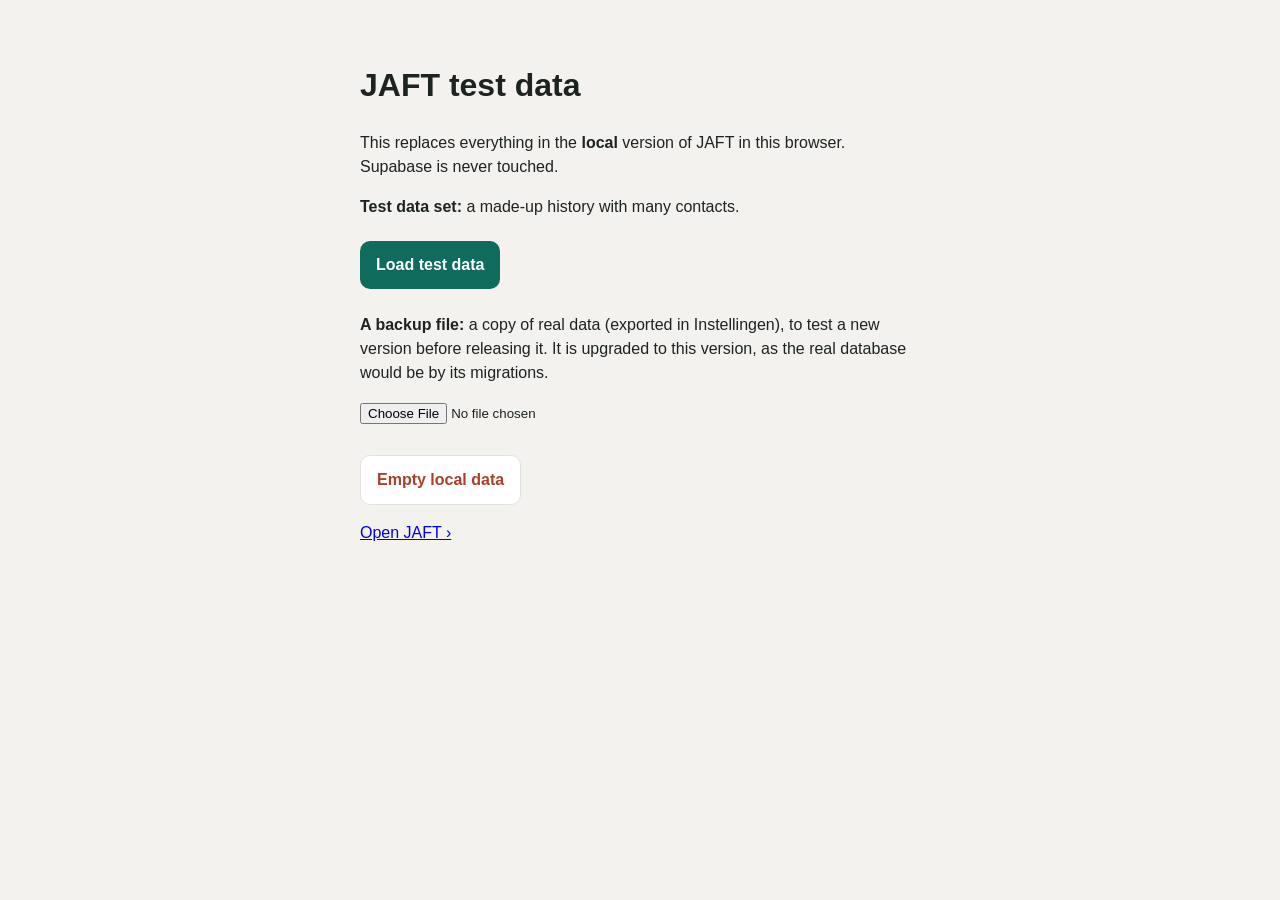
<file: tests/load-testdata.html>
<!doctype html>
<html lang="nl">
<head>
<meta charset="utf-8">
<meta name="viewport" content="width=device-width, initial-scale=1">
<title>JAFT test data</title>
<style>
  body { font-family: -apple-system, BlinkMacSystemFont, "Segoe UI", Roboto, Arial, sans-serif; background: #f3f2ee; color: #1d2321; max-width: 560px; margin: 0 auto; padding: 40px 16px; line-height: 1.5 }
  button { font: inherit; font-weight: 600; border: 0; border-radius: 10px; padding: 12px 16px; cursor: pointer; margin: 6px 6px 0 0 }
  .go { background: #0f6b5c; color: #fff }
  .clear { background: #fff; color: #a8402a; border: 1px solid #e3e1db }
  #out { margin-top: 16px; font-size: 14px }
</style>
</head>
<body>
<!-- Testing only: fills the local version of JAFT (this browser) with a test data set. Never touches Supabase. -->
<h1>JAFT test data</h1>
<p>This replaces everything in the <b>local</b> version of JAFT in this browser. Supabase is never touched.</p>
<p><b>Test data set:</b> a made-up history with many contacts.</p>
<button class="go" id="load">Load test data</button>
<p style="margin-top:24px"><b>A backup file:</b> a copy of real data (exported in Instellingen), to test a new version before releasing it. It is upgraded to this version, as the real database would be by its migrations.</p>
<input type="file" id="backupFile" accept="application/json,.json">
<p style="margin-top:24px"><button class="clear" id="clear">Empty local data</button></p>
<div id="out"></div>
<p><a href="../index.html">Open JAFT ›</a></p>
<!-- Always the current files, never a copy from the browser cache: an old version.js or data-local.js
     would upgrade data to the wrong version. document.write keeps them loading in order. -->
<script>
  const fresh = Date.now();
  ["../version.js", "../config.js", "../model.js", "../id.js", "../data-local.js", "testdata.js"].forEach(f => document.write(`<script src="${f}?t=${fresh}"><\/script>`));
</script>
<script>
  const KEY = 'jaft_local_v1';
  document.getElementById('load').onclick = () => {
    if (!confirm('Replace all local data with test data?')) return;
    const db = makeTestData(JAFT_CONFIG, Model);
    localStorage.setItem(KEY, JSON.stringify(db));
    document.getElementById('out').textContent = `Loaded: ${db.persons.length} persons, ${db.companies.length} companies, ${db.history_entries.length} history entries.`;
  };
  document.getElementById('backupFile').onchange = async e => {
    const file = e.target.files[0]; if (!file) return;
    const out = document.getElementById('out');
    try {
      const backup = JSON.parse(await file.text());
      if (backup.app !== 'JAFT' || backup.kind !== 'backup' || !backup.data) throw new Error('This is not a JAFT backup file.');
      if ((backup.schemaVersion || 0) > SCHEMA_VERSION) throw new Error(`The backup is from database version ${backup.schemaVersion}; this code knows version ${SCHEMA_VERSION}.`);
      if (!confirm('Replace all local data with this backup?')) return;
      const db = createLocalData().importBackup(backup);
      out.textContent = `Loaded backup of ${backup.exportedAt.slice(0, 10)} (database version ${backup.schemaVersion || 0}, now ${db.schemaVersion}): ${db.persons.length} persons, ${db.companies.length} companies.`;
    } catch (err) { out.textContent = 'Not loaded: ' + err.message; }
    e.target.value = '';
  };
  document.getElementById('clear').onclick = () => {
    if (!confirm('Delete all local data?')) return;
    localStorage.removeItem(KEY);
    document.getElementById('out').textContent = 'Local data removed. JAFT starts empty next time.';
  };
</script>
</body>
</html>
</file>
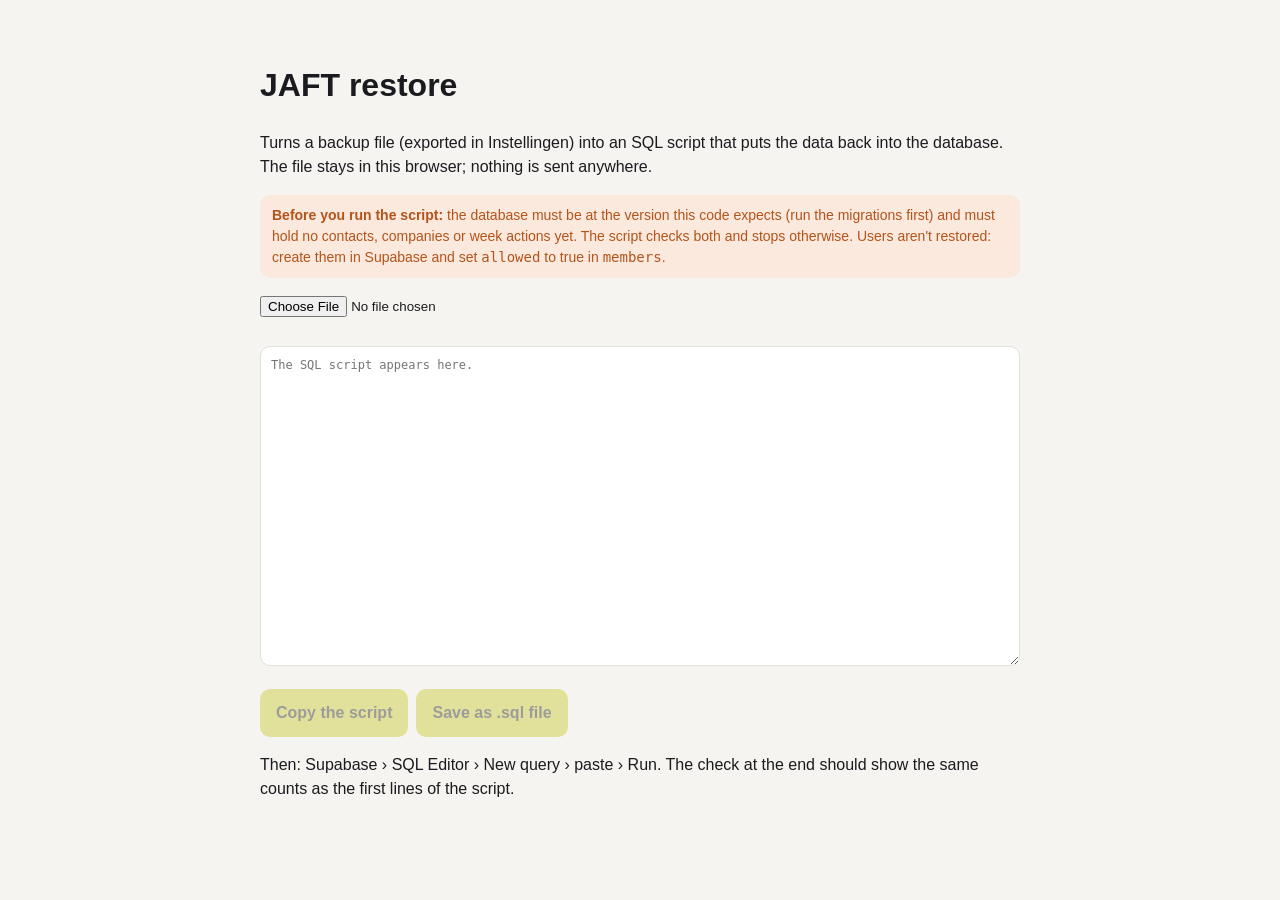
<file: tools/restore.html>
<!doctype html>
<html lang="en">
<head>
<meta charset="utf-8">
<meta name="viewport" content="width=device-width, initial-scale=1">
<title>JAFT restore</title>
<style>
  body { font-family: -apple-system, BlinkMacSystemFont, "Segoe UI", Roboto, Arial, sans-serif; background: #F5F4F0; color: #1b1b1f; max-width: 760px; margin: 0 auto; padding: 40px 16px; line-height: 1.5 }
  button { font: inherit; font-weight: 600; border: 0; border-radius: 10px; padding: 12px 16px; cursor: pointer; background: #c4c71e; color: #1b1b1f; margin-right: 8px }
  button:disabled { opacity: .4; cursor: default }
  textarea { width: 100%; height: 320px; font: 12px/1.4 ui-monospace, Menlo, monospace; border: 1px solid #e2e1dc; border-radius: 10px; padding: 10px; background: #fff; margin-top: 12px; box-sizing: border-box }
  .note { background: #fbe9dd; color: #b4531a; border-radius: 10px; padding: 10px 12px; font-size: 14px }
  #out { margin-top: 12px; font-size: 14px }
</style>
</head>
<body>
<!-- Restore: turns a backup file into an SQL script for the Supabase SQL Editor.
     Everything happens in this browser; the backup file is not sent anywhere. -->
<h1>JAFT restore</h1>
<p>Turns a backup file (exported in Instellingen) into an SQL script that puts the data back into the database. The file stays in this browser; nothing is sent anywhere.</p>
<div class="note">
  <b>Before you run the script:</b> the database must be at the version this code expects (run the migrations first) and must hold no contacts, companies or week actions yet. The script checks both and stops otherwise. Users aren't restored: create them in Supabase and set <code>allowed</code> to true in <code>members</code>.
</div>
<p><input type="file" id="file" accept="application/json,.json"></p>
<div id="out"></div>
<textarea id="sql" readonly placeholder="The SQL script appears here."></textarea>
<p><button id="copy" disabled>Copy the script</button><button id="save" disabled>Save as .sql file</button></p>
<p>Then: Supabase › SQL Editor › New query › paste › Run. The check at the end should show the same counts as the first lines of the script.</p>
<!-- Always the current files, never a copy from the browser cache: an old version.js or data-local.js
     would upgrade data to the wrong version. document.write keeps them loading in order. -->
<script>
  const fresh = Date.now();
  ["../version.js", "../id.js", "../data-local.js", "restore.js"].forEach(f => document.write(`<script src="${f}?t=${fresh}"><\/script>`));
</script>
<script>
  const $ = id => document.getElementById(id);
  let filename = 'jaft-restore.sql';
  $('file').onchange = async e => {
    const file = e.target.files[0]; if (!file) return;
    $('sql').value = ''; $('copy').disabled = $('save').disabled = true;
    try {
      const backup = JSON.parse(await file.text());
      const local = createLocalData();
      $('sql').value = buildRestoreSql(backup, b => local.upgradeBackup(b), SCHEMA_VERSION);
      filename = 'jaft-restore-' + (backup.exportedAt || '').slice(0, 10) + '.sql';
      $('out').textContent = $('sql').value.split('\n')[2].replace(/^-- /, '');
      $('copy').disabled = $('save').disabled = false;
    } catch (err) { $('out').textContent = 'No script: ' + err.message; }
  };
  $('copy').onclick = async () => { await navigator.clipboard.writeText($('sql').value); $('out').textContent = 'Copied. Paste it into a new query in the SQL Editor.'; };
  $('save').onclick = () => {
    const a = document.createElement('a');
    a.href = URL.createObjectURL(new Blob([$('sql').value], { type: 'text/plain' })); a.download = filename;
    document.body.appendChild(a); a.click(); a.remove();
  };
</script>
</body>
</html>
</file>
